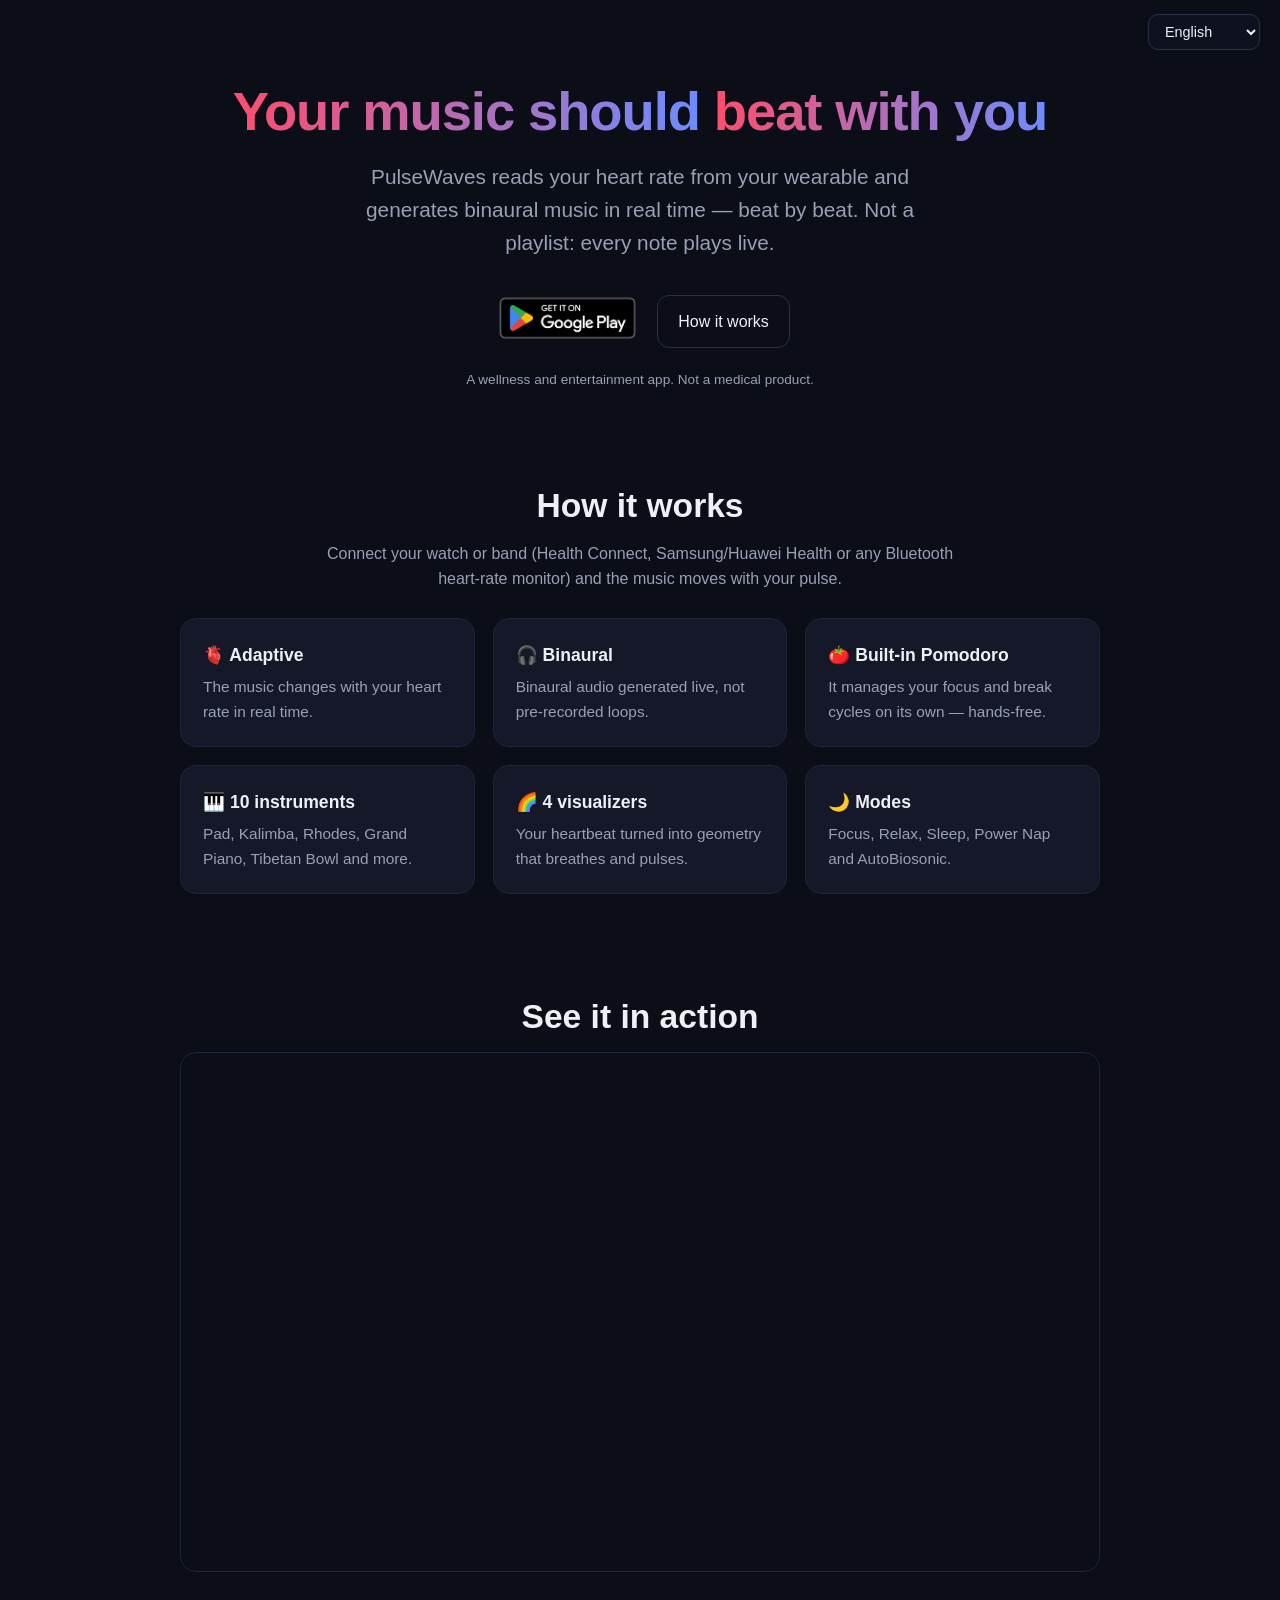
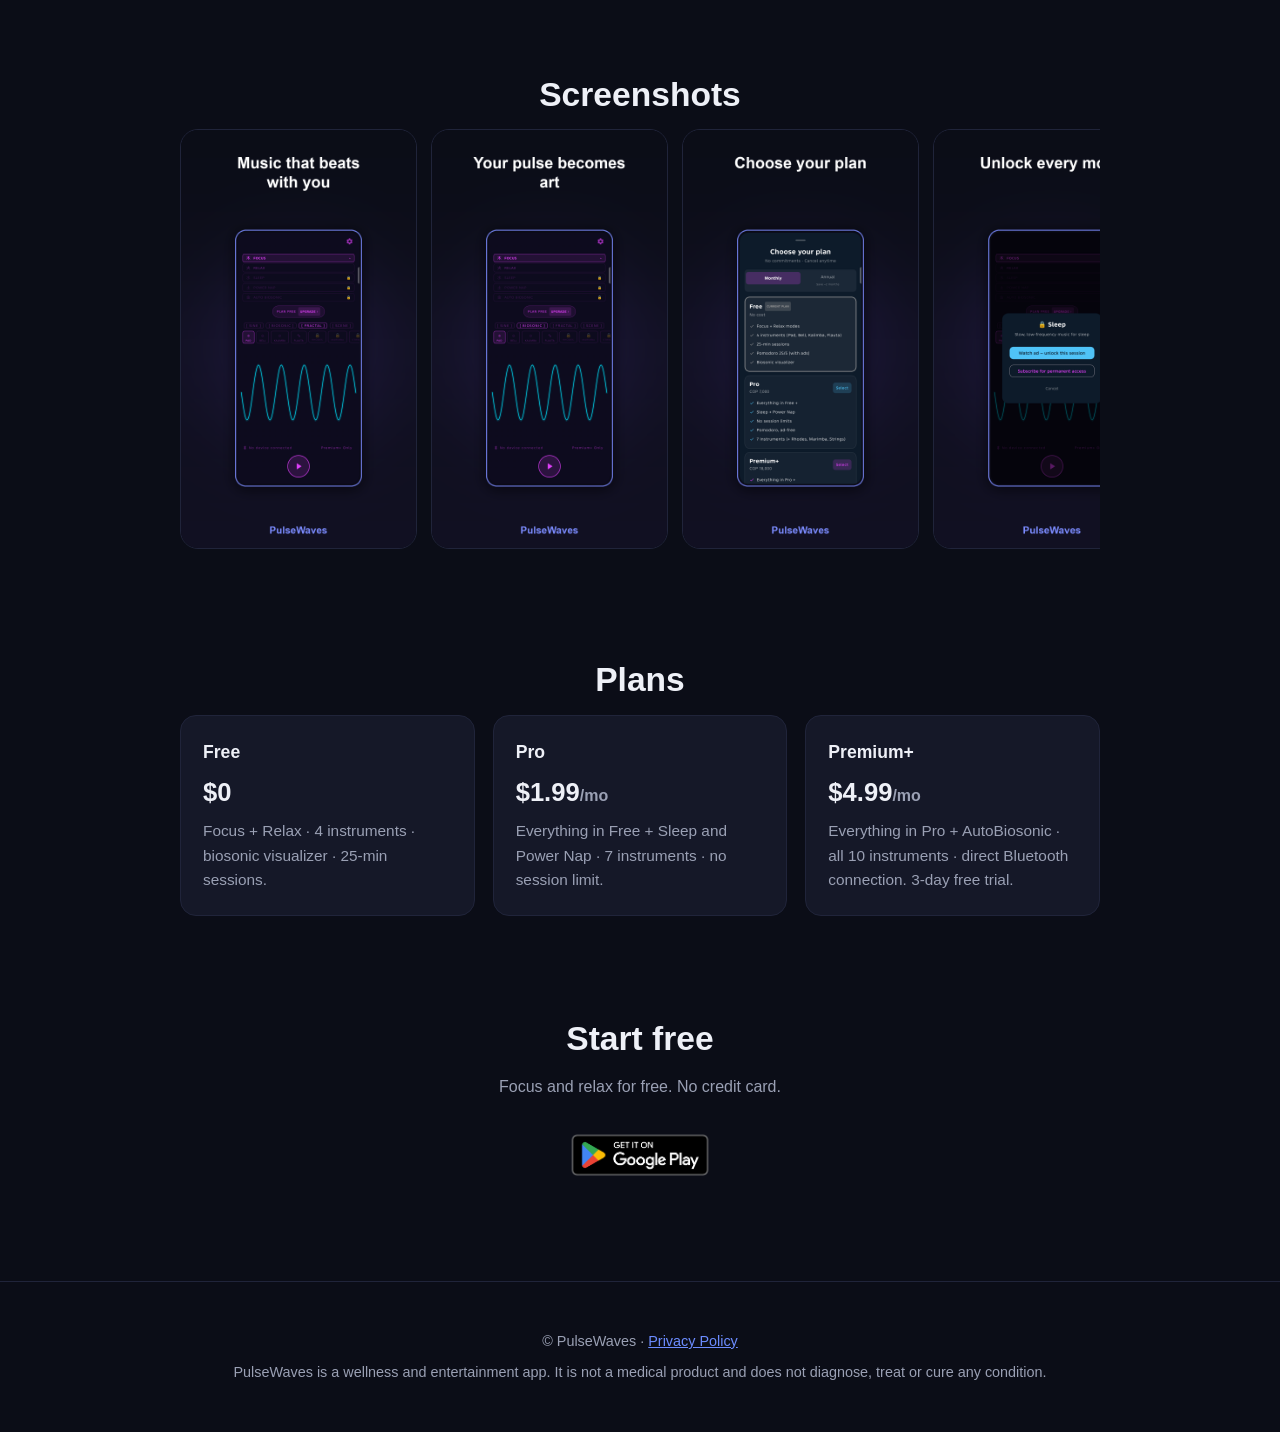
<file: index.html>
<!DOCTYPE html>
<!--
  Landing de PulseWaves — wparrado.github.io/pulsewaves-site
  - Autocontenida (un archivo) con i18n cliente (8 idiomas) + badge oficial de Google Play por idioma.
  - Idioma: ?lang=xx en la URL > localStorage > navigator.language > es.
  - Cumplimiento: app de bienestar y entretenimiento; sin claims médicos.
-->
<html lang="es">
<head>
<meta charset="utf-8">
<meta name="viewport" content="width=device-width, initial-scale=1">
<title>PulseWaves — Música que late contigo</title>
<meta name="description" content="Música binaural que se adapta a tu ritmo cardíaco en tiempo real. Concentración, sueño, meditación y relajación. Gratis en Google Play.">
<meta property="og:title" content="PulseWaves — Música que late contigo">
<meta property="og:description" content="Música binaural que se adapta a tu ritmo cardíaco, en vivo. Gratis en Google Play.">
<meta property="og:type" content="website">
<meta property="og:image" content="https://wparrado.github.io/pulsewaves-site/assets/feature.png">
<link rel="icon" href="assets/icon.png">
<link rel="alternate" hreflang="es" href="https://wparrado.github.io/pulsewaves-site/?lang=es">
<link rel="alternate" hreflang="en" href="https://wparrado.github.io/pulsewaves-site/?lang=en">
<link rel="alternate" hreflang="fr" href="https://wparrado.github.io/pulsewaves-site/?lang=fr">
<link rel="alternate" hreflang="pt" href="https://wparrado.github.io/pulsewaves-site/?lang=pt">
<link rel="alternate" hreflang="it" href="https://wparrado.github.io/pulsewaves-site/?lang=it">
<link rel="alternate" hreflang="de" href="https://wparrado.github.io/pulsewaves-site/?lang=de">
<link rel="alternate" hreflang="ja" href="https://wparrado.github.io/pulsewaves-site/?lang=ja">
<link rel="alternate" hreflang="ko" href="https://wparrado.github.io/pulsewaves-site/?lang=ko">
<link rel="alternate" hreflang="x-default" href="https://wparrado.github.io/pulsewaves-site/">
<style>
  :root{--bg:#0b0d17;--card:#151828;--fg:#eef0f7;--mut:#9aa0b4;--accent:#ff4d6d;--accent2:#6c8cff}
  *{box-sizing:border-box;margin:0;padding:0}
  body{font-family:-apple-system,Segoe UI,Roboto,Helvetica,Arial,sans-serif;background:var(--bg);color:var(--fg);line-height:1.6}
  .wrap{max-width:960px;margin:0 auto;padding:0 20px}
  .topbar{display:flex;justify-content:flex-end;padding:14px 20px 0}
  .langsel{background:#0e1120;color:var(--fg);border:1px solid #2a2f45;border-radius:10px;padding:8px 12px;font-size:.9rem}
  header{text-align:center;padding:32px 20px 40px}
  h1{font-size:clamp(2rem,6vw,3.4rem);line-height:1.1;letter-spacing:-.02em}
  h1 span{background:linear-gradient(90deg,var(--accent),var(--accent2));-webkit-background-clip:text;background-clip:text;color:transparent}
  .sub{color:var(--mut);font-size:clamp(1.05rem,2.5vw,1.3rem);max-width:620px;margin:18px auto 28px}
  .cta{display:inline-flex;gap:12px;align-items:center;flex-wrap:wrap;justify-content:center}
  .play-badge{height:60px;display:inline-block}
  .ghost{color:var(--fg);text-decoration:none;border:1px solid #2a2f45;padding:13px 20px;border-radius:12px}
  section{padding:48px 0}
  .grid{display:grid;grid-template-columns:repeat(auto-fit,minmax(220px,1fr));gap:18px}
  .card{background:var(--card);border:1px solid #20243a;border-radius:16px;padding:22px}
  .card h3{font-size:1.1rem;margin-bottom:6px}
  .card p{color:var(--mut);font-size:.96rem}
  .shots{display:flex;gap:14px;overflow-x:auto;padding-bottom:8px}
  .shots img{height:420px;border-radius:18px;border:1px solid #20243a;flex:0 0 auto}
  .video{position:relative;padding-top:56.25%;border-radius:16px;overflow:hidden;border:1px solid #20243a}
  .video iframe{position:absolute;inset:0;width:100%;height:100%;border:0}
  .plans{display:grid;grid-template-columns:repeat(auto-fit,minmax(240px,1fr));gap:18px}
  .price{font-size:1.6rem;font-weight:800;margin:6px 0}
  .mut{color:var(--mut)}
  footer{padding:48px 20px;text-align:center;color:var(--mut);font-size:.9rem;border-top:1px solid #20243a;margin-top:40px}
  h2{font-size:clamp(1.5rem,4vw,2.1rem);margin-bottom:8px;text-align:center}
  .lead{text-align:center;color:var(--mut);max-width:640px;margin:0 auto 26px}
</style>
</head>
<body>
<div class="topbar">
  <select id="lang" class="langsel" aria-label="Language">
    <option value="es">Español</option>
    <option value="en">English</option>
    <option value="fr">Français</option>
    <option value="pt">Português</option>
    <option value="it">Italiano</option>
    <option value="de">Deutsch</option>
    <option value="ja">日本語</option>
    <option value="ko">한국어</option>
  </select>
</div>

<header>
  <div class="wrap">
    <h1><span data-i18n="h1a"></span> <span data-i18n="h1b"></span></h1>
    <p class="sub" data-i18n="sub"></p>
    <div class="cta">
      <a class="play-link" href="https://play.google.com/store/apps/details?id=co.nativepulse.pulsewaves">
        <img class="play-badge" src="assets/badges/es.png" alt="Google Play">
      </a>
      <a class="ghost" href="#como" data-i18n="nav_how"></a>
    </div>
    <p class="mut" style="margin-top:14px;font-size:.85rem" data-i18n="disclaimer"></p>
  </div>
</header>

<section id="como"><div class="wrap">
  <h2 data-i18n="how_title"></h2>
  <p class="lead" data-i18n="how_lead"></p>
  <div class="grid">
    <div class="card"><h3 data-i18n="c1t"></h3><p data-i18n="c1d"></p></div>
    <div class="card"><h3 data-i18n="c2t"></h3><p data-i18n="c2d"></p></div>
    <div class="card"><h3 data-i18n="c3t"></h3><p data-i18n="c3d"></p></div>
    <div class="card"><h3 data-i18n="c4t"></h3><p data-i18n="c4d"></p></div>
    <div class="card"><h3 data-i18n="c5t"></h3><p data-i18n="c5d"></p></div>
    <div class="card"><h3 data-i18n="c6t"></h3><p data-i18n="c6d"></p></div>
  </div>
</div></section>

<section><div class="wrap">
  <h2 data-i18n="video_title"></h2>
  <div class="video"><iframe src="https://www.youtube.com/embed/voQB8b-Nbaw" title="PulseWaves" allowfullscreen loading="lazy"></iframe></div>
</div></section>

<section><div class="wrap">
  <h2 data-i18n="shots_title"></h2>
  <div class="shots">
    <img src="assets/shot1.png" alt="PulseWaves" onerror="this.style.display='none'">
    <img src="assets/shot2.png" alt="PulseWaves" onerror="this.style.display='none'">
    <img src="assets/shot3.png" alt="PulseWaves" onerror="this.style.display='none'">
    <img src="assets/shot4.png" alt="PulseWaves" onerror="this.style.display='none'">
  </div>
</div></section>

<section><div class="wrap">
  <h2 data-i18n="plans_title"></h2>
  <div class="plans">
    <div class="card"><h3 data-i18n="plan_free"></h3><div class="price">$0</div><p class="mut" data-i18n="plan_free_d"></p></div>
    <div class="card"><h3 data-i18n="plan_pro"></h3><div class="price">$1.99<span class="mut" style="font-size:1rem" data-i18n="per_mo"></span></div><p class="mut" data-i18n="plan_pro_d"></p></div>
    <div class="card"><h3 data-i18n="plan_prem"></h3><div class="price">$4.99<span class="mut" style="font-size:1rem" data-i18n="per_mo"></span></div><p class="mut" data-i18n="plan_prem_d"></p></div>
  </div>
</div></section>

<section><div class="wrap" style="text-align:center">
  <h2 data-i18n="cta2_title"></h2>
  <p class="lead" data-i18n="cta2_lead"></p>
  <a class="play-link" href="https://play.google.com/store/apps/details?id=co.nativepulse.pulsewaves">
    <img class="play-badge" src="assets/badges/es.png" alt="Google Play">
  </a>
</div></section>

<footer>
  <p>© PulseWaves · <a href="privacy-policy.html" style="color:var(--accent2)" data-i18n="privacy"></a></p>
  <p style="margin-top:8px" data-i18n="foot_disc"></p>
</footer>

<script>
const I18N = {
  es:{title:"PulseWaves — Música que late contigo",h1a:"Tu música debería",h1b:"latir contigo",sub:"PulseWaves lee tu frecuencia cardíaca desde tu wearable y genera música binaural en tiempo real — latido a latido. No es una playlist: cada nota suena en vivo.",nav_how:"Cómo funciona",disclaimer:"App de bienestar y entretenimiento. No es un producto médico.",how_title:"Cómo funciona",how_lead:"Conecta tu reloj o pulsera (Health Connect, Samsung/Huawei Health o cualquier pulsómetro Bluetooth) y la música se mueve con tu pulso.",c1t:"🫀 Adaptativa",c1d:"La música cambia con tu ritmo cardíaco en tiempo real.",c2t:"🎧 Binaural",c2d:"Audio binaural generado en vivo, no loops pregrabados.",c3t:"🍅 Pomodoro integrado",c3d:"Gestiona solo tus ciclos de foco y descanso — sin tocar nada.",c4t:"🎹 10 instrumentos",c4d:"Pad, Kalimba, Rhodes, Piano de Cola, Cuenco Tibetano y más.",c5t:"🌈 4 visualizadores",c5d:"Tu latido convertido en geometría que respira y pulsa.",c6t:"🌙 Modos",c6d:"Concentración, Relajación, Sueño, Siesta Rápida y AutoBiosónico.",video_title:"Míralo en acción",shots_title:"Capturas",plans_title:"Planes",plan_free:"Gratis",plan_free_d:"Concentración + Relajación · 4 instrumentos · visualizador biosónico · sesiones de 25 min.",plan_pro:"Pro",plan_pro_d:"Todo lo de Gratis + Sueño y Siesta Rápida · 7 instrumentos · sin límite de sesión.",plan_prem:"Premium+",plan_prem_d:"Todo lo de Pro + AutoBiosónico · los 10 instrumentos · conexión Bluetooth directa. 3 días gratis.",per_mo:"/mes",cta2_title:"Empieza gratis",cta2_lead:"Concentración y relajación gratis. Sin tarjeta de crédito.",privacy:"Política de privacidad",foot_disc:"PulseWaves es una app de bienestar y entretenimiento. No es un producto médico y no diagnostica, trata ni cura ninguna condición."},
  en:{title:"PulseWaves — Music that beats with you",h1a:"Your music should",h1b:"beat with you",sub:"PulseWaves reads your heart rate from your wearable and generates binaural music in real time — beat by beat. Not a playlist: every note plays live.",nav_how:"How it works",disclaimer:"A wellness and entertainment app. Not a medical product.",how_title:"How it works",how_lead:"Connect your watch or band (Health Connect, Samsung/Huawei Health or any Bluetooth heart-rate monitor) and the music moves with your pulse.",c1t:"🫀 Adaptive",c1d:"The music changes with your heart rate in real time.",c2t:"🎧 Binaural",c2d:"Binaural audio generated live, not pre-recorded loops.",c3t:"🍅 Built-in Pomodoro",c3d:"It manages your focus and break cycles on its own — hands-free.",c4t:"🎹 10 instruments",c4d:"Pad, Kalimba, Rhodes, Grand Piano, Tibetan Bowl and more.",c5t:"🌈 4 visualizers",c5d:"Your heartbeat turned into geometry that breathes and pulses.",c6t:"🌙 Modes",c6d:"Focus, Relax, Sleep, Power Nap and AutoBiosonic.",video_title:"See it in action",shots_title:"Screenshots",plans_title:"Plans",plan_free:"Free",plan_free_d:"Focus + Relax · 4 instruments · biosonic visualizer · 25-min sessions.",plan_pro:"Pro",plan_pro_d:"Everything in Free + Sleep and Power Nap · 7 instruments · no session limit.",plan_prem:"Premium+",plan_prem_d:"Everything in Pro + AutoBiosonic · all 10 instruments · direct Bluetooth connection. 3-day free trial.",per_mo:"/mo",cta2_title:"Start free",cta2_lead:"Focus and relax for free. No credit card.",privacy:"Privacy Policy",foot_disc:"PulseWaves is a wellness and entertainment app. It is not a medical product and does not diagnose, treat or cure any condition."},
  fr:{title:"PulseWaves — La musique qui bat avec toi",h1a:"Ta musique devrait",h1b:"battre avec toi",sub:"PulseWaves lit ta fréquence cardiaque depuis ton wearable et génère une musique binaurale en temps réel — battement après battement. Pas une playlist : chaque note est jouée en direct.",nav_how:"Comment ça marche",disclaimer:"Application de bien-être et de divertissement. Ce n'est pas un produit médical.",how_title:"Comment ça marche",how_lead:"Connecte ta montre ou ton bracelet (Health Connect, Samsung/Huawei Health ou tout cardiofréquencemètre Bluetooth) et la musique suit ton pouls.",c1t:"🫀 Adaptative",c1d:"La musique change avec ta fréquence cardiaque en temps réel.",c2t:"🎧 Binaurale",c2d:"Audio binaural généré en direct, pas des boucles préenregistrées.",c3t:"🍅 Pomodoro intégré",c3d:"Il gère seul tes cycles de concentration et de pause — sans rien toucher.",c4t:"🎹 10 instruments",c4d:"Pad, Kalimba, Rhodes, Piano à queue, Bol tibétain et plus.",c5t:"🌈 4 visualiseurs",c5d:"Ton battement transformé en géométrie qui respire et pulse.",c6t:"🌙 Modes",c6d:"Concentration, Détente, Sommeil, Sieste et AutoBiosonic.",video_title:"Voir en action",shots_title:"Captures",plans_title:"Forfaits",plan_free:"Gratuit",plan_free_d:"Concentration + Détente · 4 instruments · visualiseur biosonique · sessions de 25 min.",plan_pro:"Pro",plan_pro_d:"Tout le gratuit + Sommeil et Sieste · 7 instruments · sans limite de session.",plan_prem:"Premium+",plan_prem_d:"Tout le Pro + AutoBiosonic · les 10 instruments · connexion Bluetooth directe. 3 jours gratuits.",per_mo:"/mois",cta2_title:"Commence gratuitement",cta2_lead:"Concentration et détente gratuites. Sans carte bancaire.",privacy:"Politique de confidentialité",foot_disc:"PulseWaves est une application de bien-être et de divertissement. Ce n'est pas un produit médical et elle ne diagnostique, ne traite ni ne guérit aucune affection."},
  pt:{title:"PulseWaves — Música que pulsa com você",h1a:"Sua música deveria",h1b:"pulsar com você",sub:"O PulseWaves lê sua frequência cardíaca pelo wearable e gera música binaural em tempo real — batida a batida. Não é uma playlist: cada nota toca ao vivo.",nav_how:"Como funciona",disclaimer:"App de bem-estar e entretenimento. Não é um produto médico.",how_title:"Como funciona",how_lead:"Conecte seu relógio ou pulseira (Health Connect, Samsung/Huawei Health ou qualquer monitor cardíaco Bluetooth) e a música acompanha seu pulso.",c1t:"🫀 Adaptativa",c1d:"A música muda com sua frequência cardíaca em tempo real.",c2t:"🎧 Binaural",c2d:"Áudio binaural gerado ao vivo, não loops pré-gravados.",c3t:"🍅 Pomodoro integrado",c3d:"Gerencia sozinho seus ciclos de foco e descanso — sem tocar em nada.",c4t:"🎹 10 instrumentos",c4d:"Pad, Kalimba, Rhodes, Piano de Cauda, Tigela Tibetana e mais.",c5t:"🌈 4 visualizadores",c5d:"Sua batida transformada em geometria que respira e pulsa.",c6t:"🌙 Modos",c6d:"Concentração, Relaxar, Sono, Soneca Rápida e AutoBiosonic.",video_title:"Veja em ação",shots_title:"Capturas",plans_title:"Planos",plan_free:"Grátis",plan_free_d:"Concentração + Relaxar · 4 instrumentos · visualizador biossônico · sessões de 25 min.",plan_pro:"Pro",plan_pro_d:"Tudo do Grátis + Sono e Soneca · 7 instrumentos · sem limite de sessão.",plan_prem:"Premium+",plan_prem_d:"Tudo do Pro + AutoBiosonic · os 10 instrumentos · conexão Bluetooth direta. 3 dias grátis.",per_mo:"/mês",cta2_title:"Comece grátis",cta2_lead:"Concentração e relaxamento grátis. Sem cartão de crédito.",privacy:"Política de privacidade",foot_disc:"O PulseWaves é um app de bem-estar e entretenimento. Não é um produto médico e não diagnostica, trata nem cura nenhuma condição."},
  it:{title:"PulseWaves — La musica che batte con te",h1a:"La tua musica dovrebbe",h1b:"battere con te",sub:"PulseWaves legge la tua frequenza cardiaca dal wearable e genera musica binaurale in tempo reale — battito dopo battito. Non è una playlist: ogni nota suona dal vivo.",nav_how:"Come funziona",disclaimer:"App di benessere e intrattenimento. Non è un prodotto medico.",how_title:"Come funziona",how_lead:"Collega l'orologio o il braccialetto (Health Connect, Samsung/Huawei Health o qualsiasi cardiofrequenzimetro Bluetooth) e la musica segue il tuo battito.",c1t:"🫀 Adattiva",c1d:"La musica cambia con la tua frequenza cardiaca in tempo reale.",c2t:"🎧 Binaurale",c2d:"Audio binaurale generato dal vivo, non loop preregistrati.",c3t:"🍅 Pomodoro integrato",c3d:"Gestisce da solo i cicli di concentrazione e pausa — a mani libere.",c4t:"🎹 10 strumenti",c4d:"Pad, Kalimba, Rhodes, Pianoforte a coda, Campana tibetana e altro.",c5t:"🌈 4 visualizzatori",c5d:"Il tuo battito trasformato in geometria che respira e pulsa.",c6t:"🌙 Modalità",c6d:"Concentrazione, Relax, Sonno, Pisolino e AutoBiosonic.",video_title:"Guardalo in azione",shots_title:"Schermate",plans_title:"Piani",plan_free:"Gratis",plan_free_d:"Concentrazione + Relax · 4 strumenti · visualizzatore biosonico · sessioni di 25 min.",plan_pro:"Pro",plan_pro_d:"Tutto di Gratis + Sonno e Pisolino · 7 strumenti · senza limiti di sessione.",plan_prem:"Premium+",plan_prem_d:"Tutto di Pro + AutoBiosonic · tutti i 10 strumenti · connessione Bluetooth diretta. 3 giorni gratis.",per_mo:"/mese",cta2_title:"Inizia gratis",cta2_lead:"Concentrazione e relax gratis. Senza carta di credito.",privacy:"Informativa sulla privacy",foot_disc:"PulseWaves è un'app di benessere e intrattenimento. Non è un prodotto medico e non diagnostica, cura né tratta alcuna condizione."},
  de:{title:"PulseWaves — Musik, die mit dir schlägt",h1a:"Deine Musik sollte",h1b:"mit dir schlagen",sub:"PulseWaves liest deine Herzfrequenz von deinem Wearable und erzeugt binaurale Musik in Echtzeit — Schlag für Schlag. Keine Playlist: jede Note erklingt live.",nav_how:"So funktioniert's",disclaimer:"Eine Wellness- und Unterhaltungs-App. Kein Medizinprodukt.",how_title:"So funktioniert's",how_lead:"Verbinde deine Uhr oder dein Band (Health Connect, Samsung/Huawei Health oder einen beliebigen Bluetooth-Pulsmesser) und die Musik folgt deinem Puls.",c1t:"🫀 Adaptiv",c1d:"Die Musik ändert sich in Echtzeit mit deiner Herzfrequenz.",c2t:"🎧 Binaural",c2d:"Binaurales Audio, live erzeugt — keine vorgefertigten Loops.",c3t:"🍅 Integriertes Pomodoro",c3d:"Steuert deine Fokus- und Pausenzyklen von selbst — ohne Eingreifen.",c4t:"🎹 10 Instrumente",c4d:"Pad, Kalimba, Rhodes, Flügel, Klangschale und mehr.",c5t:"🌈 4 Visualizer",c5d:"Dein Herzschlag als Geometrie, die atmet und pulsiert.",c6t:"🌙 Modi",c6d:"Fokus, Entspannung, Schlaf, Power-Nap und AutoBiosonic.",video_title:"In Aktion ansehen",shots_title:"Screenshots",plans_title:"Tarife",plan_free:"Kostenlos",plan_free_d:"Fokus + Entspannung · 4 Instrumente · Biosonic-Visualizer · 25-Min.-Sessions.",plan_pro:"Pro",plan_pro_d:"Alles aus Kostenlos + Schlaf und Power-Nap · 7 Instrumente · ohne Session-Limit.",plan_prem:"Premium+",plan_prem_d:"Alles aus Pro + AutoBiosonic · alle 10 Instrumente · direkte Bluetooth-Verbindung. 3 Tage gratis.",per_mo:"/Mon.",cta2_title:"Kostenlos starten",cta2_lead:"Fokus und Entspannung gratis. Ohne Kreditkarte.",privacy:"Datenschutzerklärung",foot_disc:"PulseWaves ist eine Wellness- und Unterhaltungs-App. Es ist kein Medizinprodukt und diagnostiziert, behandelt oder heilt keine Erkrankungen."},
  ja:{title:"PulseWaves — あなたと共に脈打つ音楽",h1a:"あなたの音楽は",h1b:"あなたと脈打つべき",sub:"PulseWaves はウェアラブルから心拍数を読み取り、リアルタイムでバイノーラル音楽を生成します — 一拍ごとに。プレイリストではなく、すべての音がライブで鳴ります。",nav_how:"仕組み",disclaimer:"ウェルネス＆エンターテインメントのアプリです。医療機器ではありません。",how_title:"仕組み",how_lead:"時計やバンド（Health Connect、Samsung/Huawei Health、または任意の Bluetooth 心拍計）を接続すると、音楽があなたの脈に合わせて動きます。",c1t:"🫀 アダプティブ",c1d:"音楽がリアルタイムで心拍数に合わせて変化します。",c2t:"🎧 バイノーラル",c2d:"録音済みループではなく、ライブ生成のバイノーラル音声。",c3t:"🍅 ポモドーロ内蔵",c3d:"集中と休憩のサイクルを自動で管理 — 手間いらず。",c4t:"🎹 10 種の楽器",c4d:"パッド、カリンバ、ローズ、グランドピアノ、シンギングボウルなど。",c5t:"🌈 4 つのビジュアライザー",c5d:"あなたの鼓動が、呼吸し脈打つ幾何学に。",c6t:"🌙 モード",c6d:"集中、リラックス、睡眠、パワーナップ、AutoBiosonic。",video_title:"動作を見る",shots_title:"スクリーンショット",plans_title:"プラン",plan_free:"無料",plan_free_d:"集中＋リラックス · 楽器4種 · バイオソニック・ビジュアライザー · 25分セッション。",plan_pro:"Pro",plan_pro_d:"無料の全機能＋睡眠とパワーナップ · 楽器7種 · セッション無制限。",plan_prem:"Premium+",plan_prem_d:"Pro の全機能＋AutoBiosonic · 楽器10種すべて · Bluetooth 直接接続。3日間無料。",per_mo:"/月",cta2_title:"無料で始める",cta2_lead:"集中とリラックスが無料。クレジットカード不要。",privacy:"プライバシーポリシー",foot_disc:"PulseWaves はウェルネス＆エンターテインメントのアプリです。医療機器ではなく、いかなる疾患の診断・治療・治癒も行いません。"},
  ko:{title:"PulseWaves — 당신과 함께 뛰는 음악",h1a:"당신의 음악은",h1b:"당신과 함께 뛰어야 합니다",sub:"PulseWaves는 웨어러블에서 심박수를 읽어 실시간으로 바이노럴 음악을 생성합니다 — 박동마다. 재생목록이 아니라 모든 음이 실시간으로 연주됩니다.",nav_how:"작동 방식",disclaimer:"웰니스 및 엔터테인먼트 앱입니다. 의료 기기가 아닙니다.",how_title:"작동 방식",how_lead:"시계나 밴드(Health Connect, Samsung/Huawei Health 또는 모든 Bluetooth 심박계)를 연결하면 음악이 당신의 맥박에 맞춰 움직입니다.",c1t:"🫀 적응형",c1d:"음악이 실시간으로 당신의 심박수에 맞춰 바뀝니다.",c2t:"🎧 바이노럴",c2d:"미리 녹음된 루프가 아니라 실시간 생성되는 바이노럴 오디오.",c3t:"🍅 내장 뽀모도로",c3d:"집중과 휴식 주기를 스스로 관리 — 손댈 필요 없이.",c4t:"🎹 악기 10종",c4d:"패드, 칼림바, 로즈, 그랜드 피아노, 싱잉볼 등.",c5t:"🌈 비주얼라이저 4종",c5d:"당신의 박동이 숨 쉬고 고동치는 기하학으로.",c6t:"🌙 모드",c6d:"집중, 휴식, 수면, 파워냅, AutoBiosonic.",video_title:"실제로 보기",shots_title:"스크린샷",plans_title:"요금제",plan_free:"무료",plan_free_d:"집중 + 휴식 · 악기 4종 · 바이오소닉 비주얼라이저 · 25분 세션.",plan_pro:"Pro",plan_pro_d:"무료의 모든 기능 + 수면과 파워냅 · 악기 7종 · 세션 무제한.",plan_prem:"Premium+",plan_prem_d:"Pro의 모든 기능 + AutoBiosonic · 악기 10종 전체 · Bluetooth 직접 연결. 3일 무료.",per_mo:"/월",cta2_title:"무료로 시작",cta2_lead:"집중과 휴식을 무료로. 신용카드 불필요.",privacy:"개인정보 처리방침",foot_disc:"PulseWaves는 웰니스 및 엔터테인먼트 앱입니다. 의료 기기가 아니며 어떠한 질환도 진단·치료·완치하지 않습니다."}
};
const SUPPORTED = Object.keys(I18N);
function pickLang(){
  const q = new URLSearchParams(location.search).get('lang');
  if (q && I18N[q]) return q;
  const ls = localStorage.getItem('pw_lang');
  if (ls && I18N[ls]) return ls;
  const nav = (navigator.language||'es').slice(0,2).toLowerCase();
  return I18N[nav] ? nav : 'es';
}
function applyLang(lang){
  const t = I18N[lang] || I18N.es;
  document.documentElement.lang = lang;
  document.title = t.title;
  document.querySelectorAll('[data-i18n]').forEach(el=>{
    const k = el.getAttribute('data-i18n');
    if (t[k] != null) el.textContent = t[k];
  });
  document.querySelectorAll('.play-badge').forEach(img=>{ img.src = 'assets/badges/'+lang+'.png'; img.alt = t.cta2_title; });
  const sel = document.getElementById('lang'); if (sel) sel.value = lang;
  localStorage.setItem('pw_lang', lang);
}
document.getElementById('lang').addEventListener('change', e=>applyLang(e.target.value));
applyLang(pickLang());
</script>
</body>
</html>
</file>
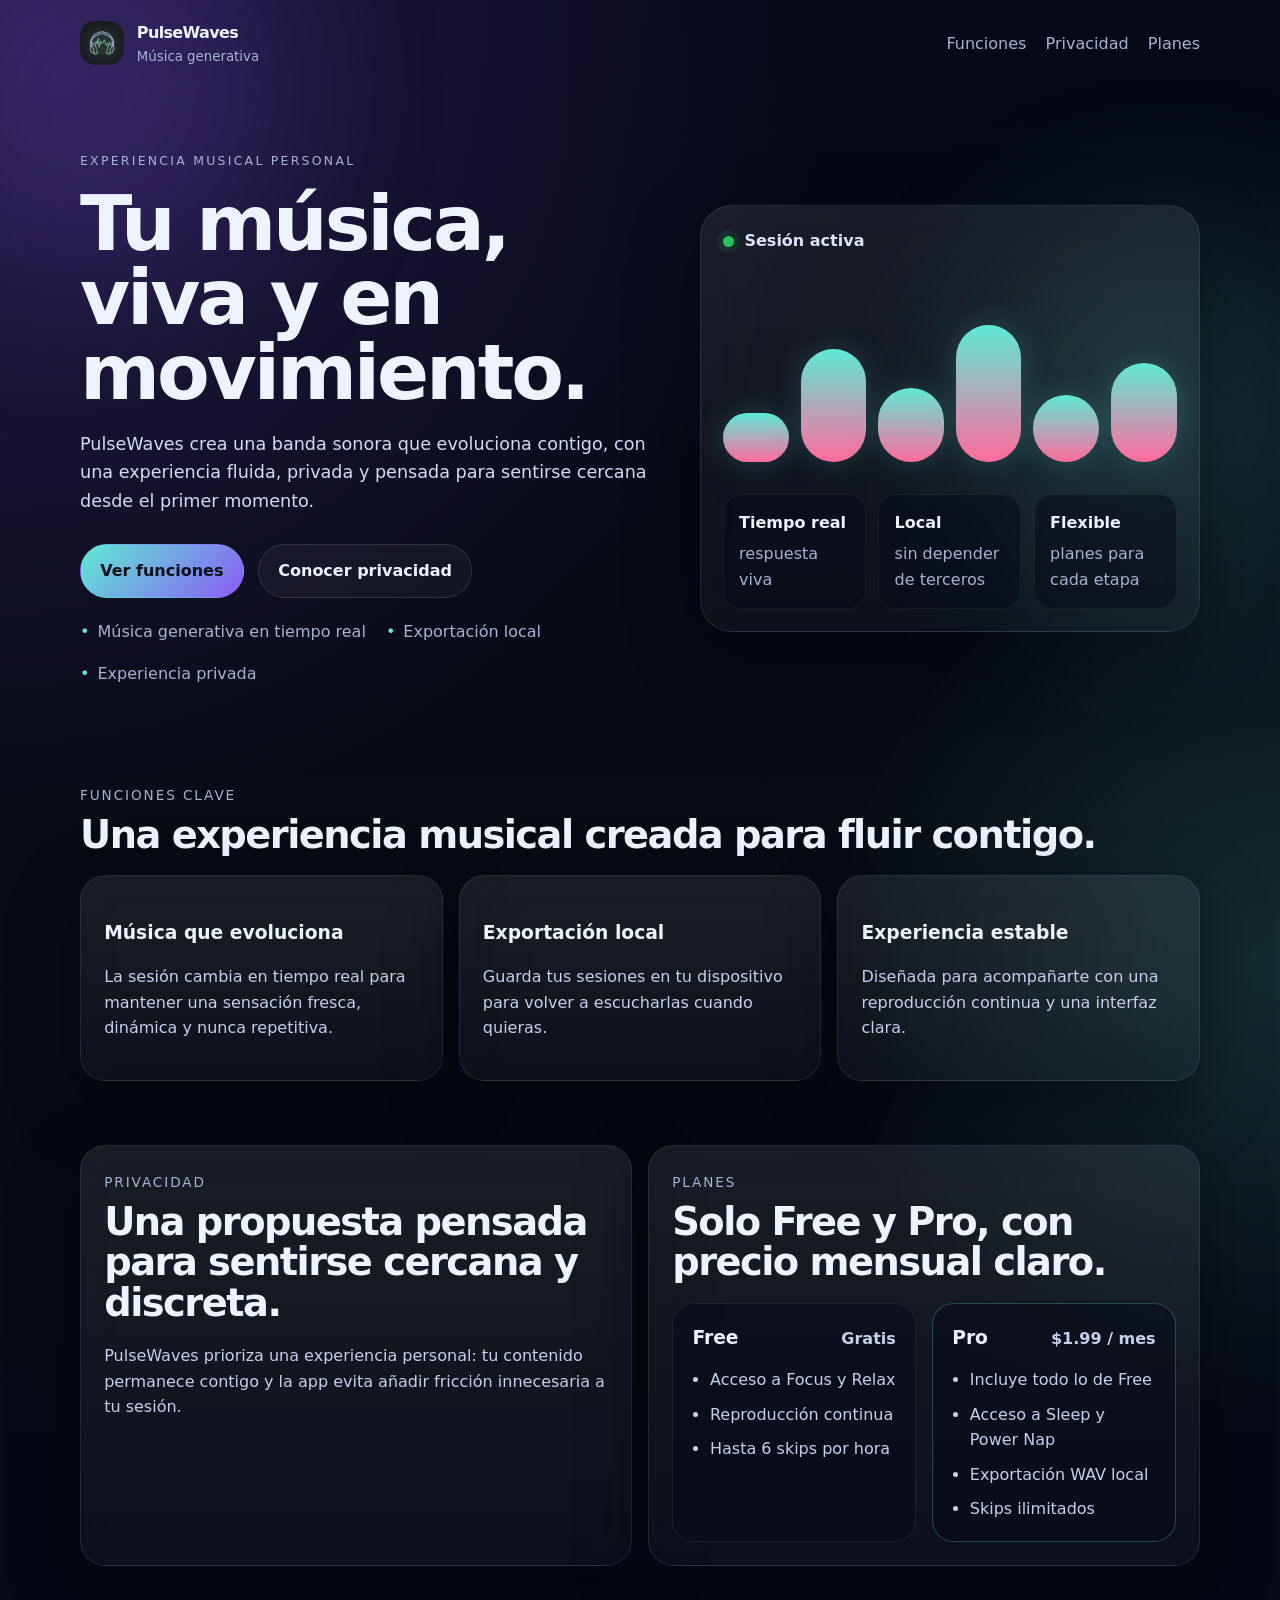
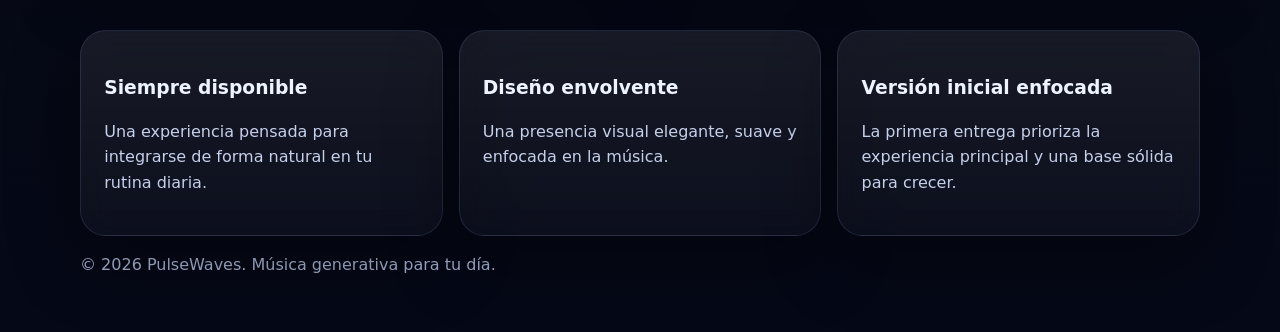
<file: index-prev.html>
<!doctype html>
<html lang="es">
<head>
  <meta charset="utf-8">
  <meta name="viewport" content="width=device-width, initial-scale=1">
  <meta name="description" content="PulseWaves crea una experiencia musical generativa en tiempo real, privada y diseñada para acompañarte.">
  <meta name="theme-color" content="#0b1020">
  <title>PulseWaves — Música generativa en tiempo real</title>
  <link rel="stylesheet" href="./styles.css">
</head>
<body>
  <div class="bg-orb orb-a"></div>
  <div class="bg-orb orb-b"></div>

  <header class="hero">
    <nav class="topbar" aria-label="Principal">
      <a class="brand" href="#inicio">
        <span class="brand-mark">
          <img src="./assets/pulsewaves-logo.png" alt="PulseWaves" />
        </span>
        <span>
          <strong>PulseWaves</strong>
          <small>Música generativa</small>
        </span>
      </a>
      <div class="topbar-links">
        <a href="#funciones">Funciones</a>
        <a href="#privacidad">Privacidad</a>
        <a href="#planes">Planes</a>
      </div>
    </nav>

    <section class="hero-grid" id="inicio">
      <div class="hero-copy">
        <div class="eyebrow">Experiencia musical personal</div>
        <h1>Tu música, viva y en movimiento.</h1>
        <p class="lead">
          PulseWaves crea una banda sonora que evoluciona contigo, con una experiencia fluida,
          privada y pensada para sentirse cercana desde el primer momento.
        </p>

        <div class="cta-row">
          <a class="btn primary" href="#funciones">Ver funciones</a>
          <a class="btn secondary" href="#privacidad">Conocer privacidad</a>
        </div>

        <ul class="hero-points" aria-label="Ventajas principales">
          <li>Música generativa en tiempo real</li>
          <li>Exportación local</li>
          <li>Experiencia privada</li>
        </ul>
      </div>

      <div class="hero-visual" aria-label="Vista de producto">
        <div class="device-card">
          <div class="device-header">
            <span class="status-dot"></span>
            <span>Sesión activa</span>
          </div>
          <div class="waveform" aria-hidden="true">
            <span></span><span></span><span></span><span></span><span></span><span></span>
          </div>
          <div class="metrics">
            <article>
              <strong>Tiempo real</strong>
              <span>respuesta viva</span>
            </article>
            <article>
              <strong>Local</strong>
              <span>sin depender de terceros</span>
            </article>
            <article>
              <strong>Flexible</strong>
              <span>planes para cada etapa</span>
            </article>
          </div>
        </div>
      </div>
    </section>
  </header>

  <main>
    <section class="section" id="funciones">
      <div class="section-heading">
        <span>Funciones clave</span>
        <h2>Una experiencia musical creada para fluir contigo.</h2>
      </div>

      <div class="feature-grid">
        <article class="card">
          <h3>Música que evoluciona</h3>
          <p>La sesión cambia en tiempo real para mantener una sensación fresca, dinámica y nunca repetitiva.</p>
        </article>
        <article class="card">
          <h3>Exportación local</h3>
          <p>Guarda tus sesiones en tu dispositivo para volver a escucharlas cuando quieras.</p>
        </article>
        <article class="card">
          <h3>Experiencia estable</h3>
          <p>Diseñada para acompañarte con una reproducción continua y una interfaz clara.</p>
        </article>
      </div>
    </section>

    <section class="section split">
      <div class="panel" id="privacidad">
        <div class="section-heading">
          <span>Privacidad</span>
          <h2>Una propuesta pensada para sentirse cercana y discreta.</h2>
        </div>
        <p>
          PulseWaves prioriza una experiencia personal: tu contenido permanece contigo y la app
          evita añadir fricción innecesaria a tu sesión.
        </p>
      </div>

      <div class="panel" id="planes">
        <div class="section-heading">
          <span>Planes</span>
          <h2>Solo Free y Pro, con precio mensual claro.</h2>
        </div>
        <div class="pricing-grid">
          <article class="plan-card">
            <div class="plan-head">
              <h3>Free</h3>
              <p class="plan-price">Gratis</p>
            </div>
            <ul class="plan-features">
              <li>Acceso a Focus y Relax</li>
              <li>Reproducción continua</li>
              <li>Hasta 6 skips por hora</li>
            </ul>
          </article>
          <article class="plan-card featured">
            <div class="plan-head">
              <h3>Pro</h3>
              <p class="plan-price">$1.99 / mes</p>
            </div>
            <ul class="plan-features">
              <li>Incluye todo lo de Free</li>
              <li>Acceso a Sleep y Power Nap</li>
              <li>Exportación WAV local</li>
              <li>Skips ilimitados</li>
            </ul>
          </article>
        </div>
      </div>
    </section>

    <section class="section">
      <div class="feature-grid">
        <article class="card">
          <h3>Siempre disponible</h3>
          <p>Una experiencia pensada para integrarse de forma natural en tu rutina diaria.</p>
        </article>
        <article class="card">
          <h3>Diseño envolvente</h3>
          <p>Una presencia visual elegante, suave y enfocada en la música.</p>
        </article>
        <article class="card">
          <h3>Versión inicial enfocada</h3>
          <p>La primera entrega prioriza la experiencia principal y una base sólida para crecer.</p>
        </article>
      </div>
    </section>
  </main>

  <footer class="footer">
    <p>© <span id="year"></span> PulseWaves. Música generativa para tu día.</p>
  </footer>

  <script src="./script.js"></script>
</body>
</html>
</file>
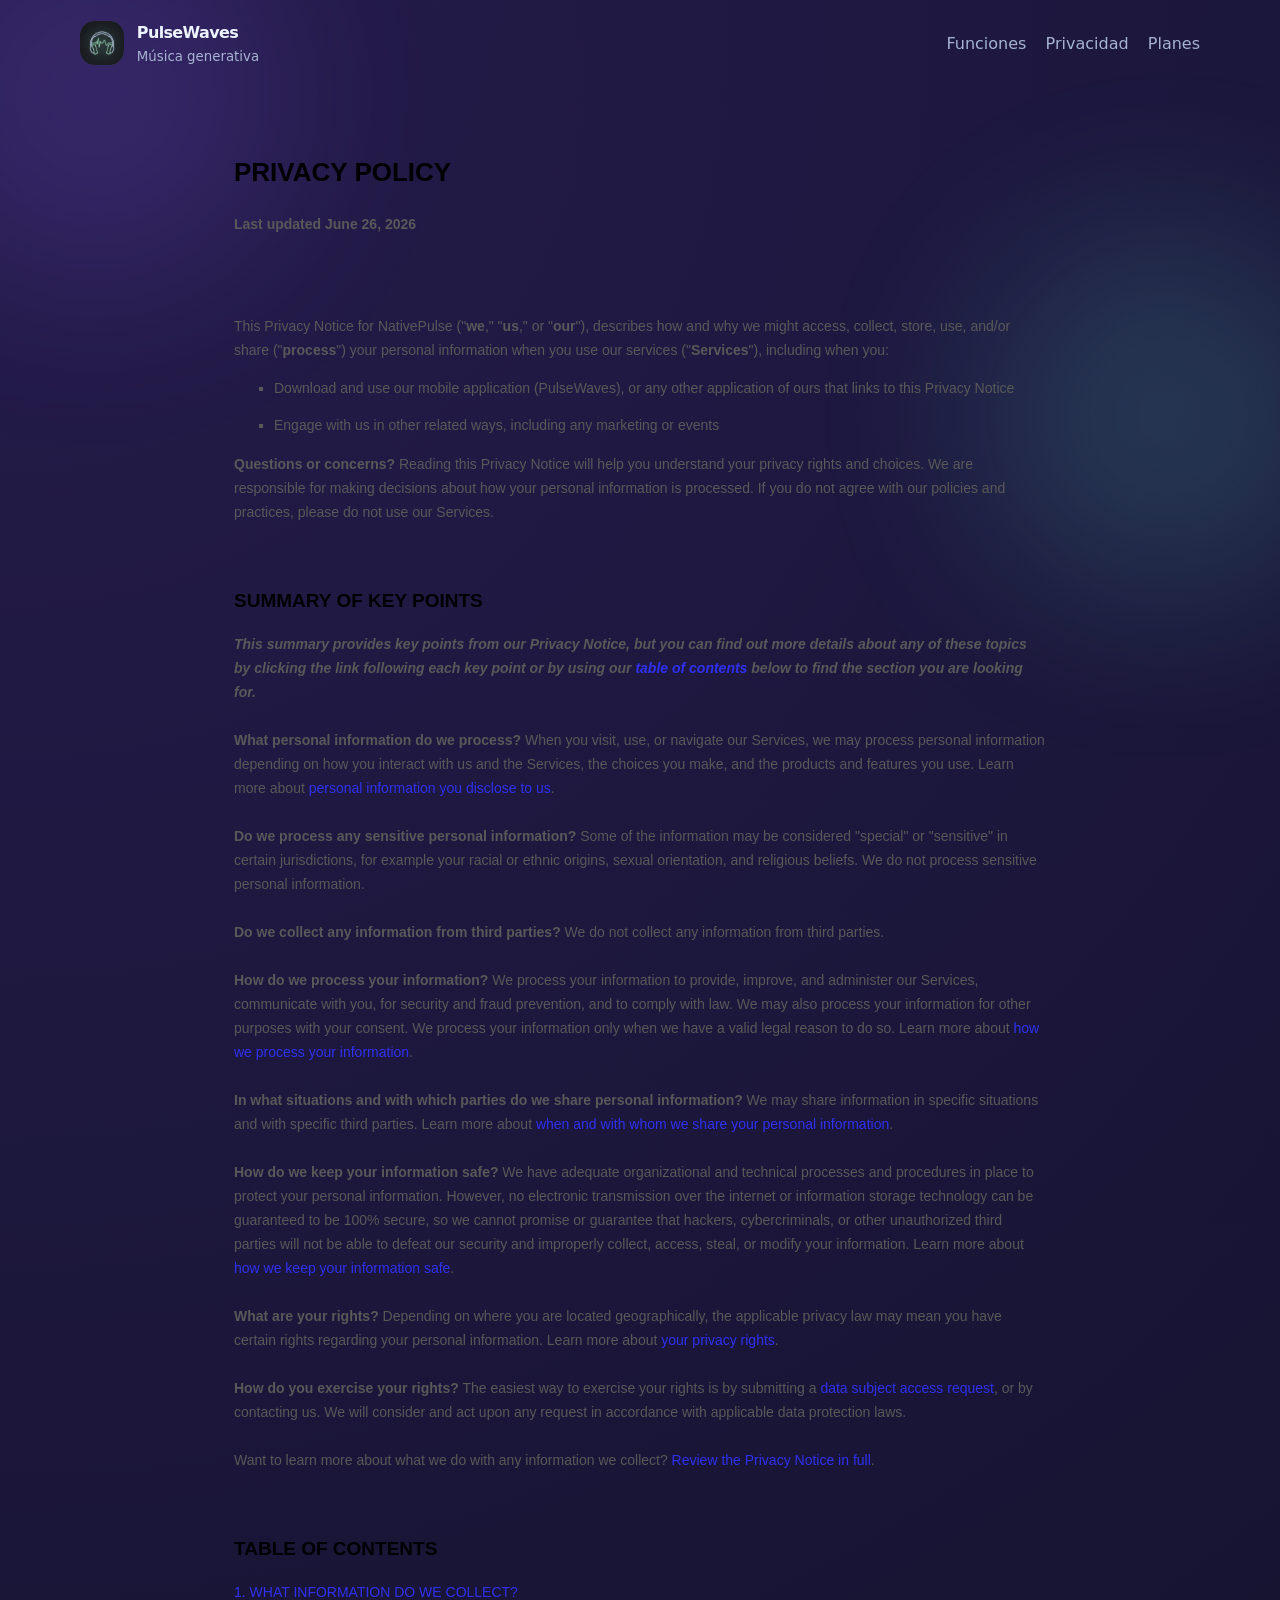
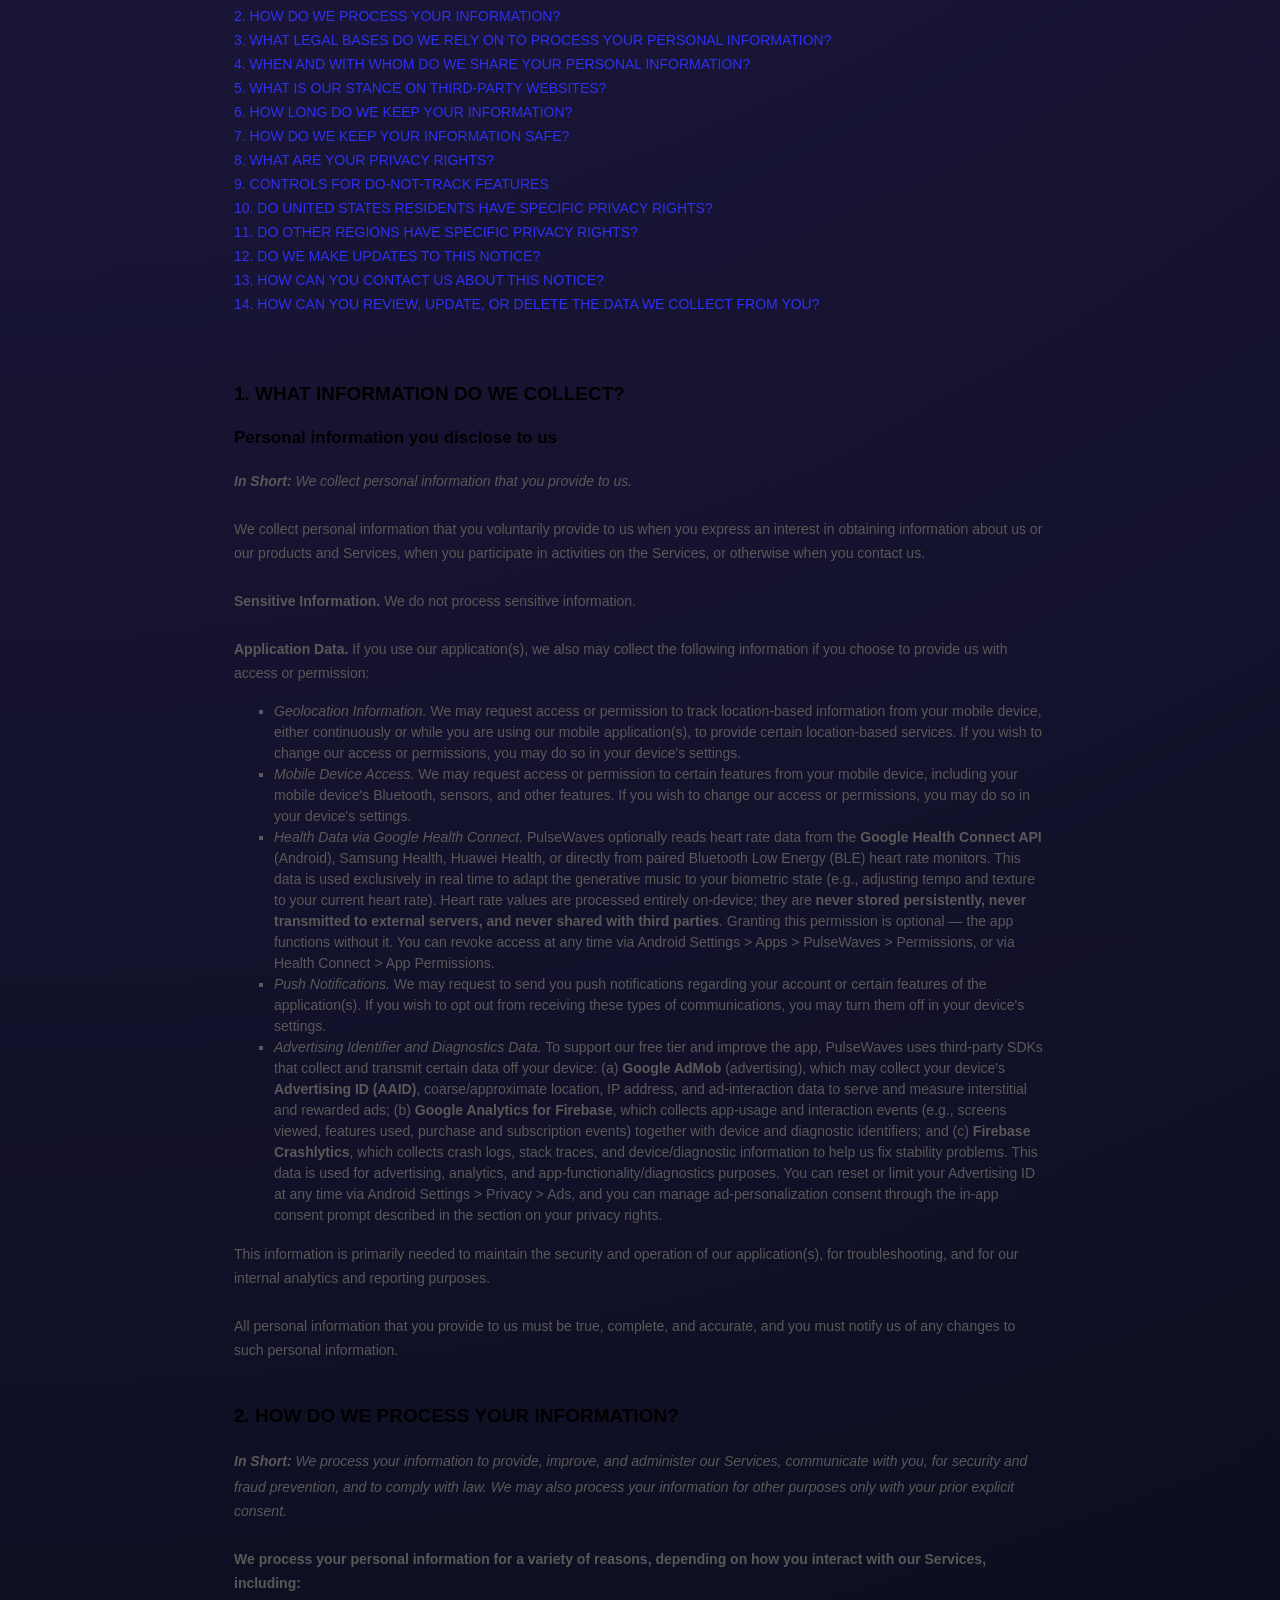
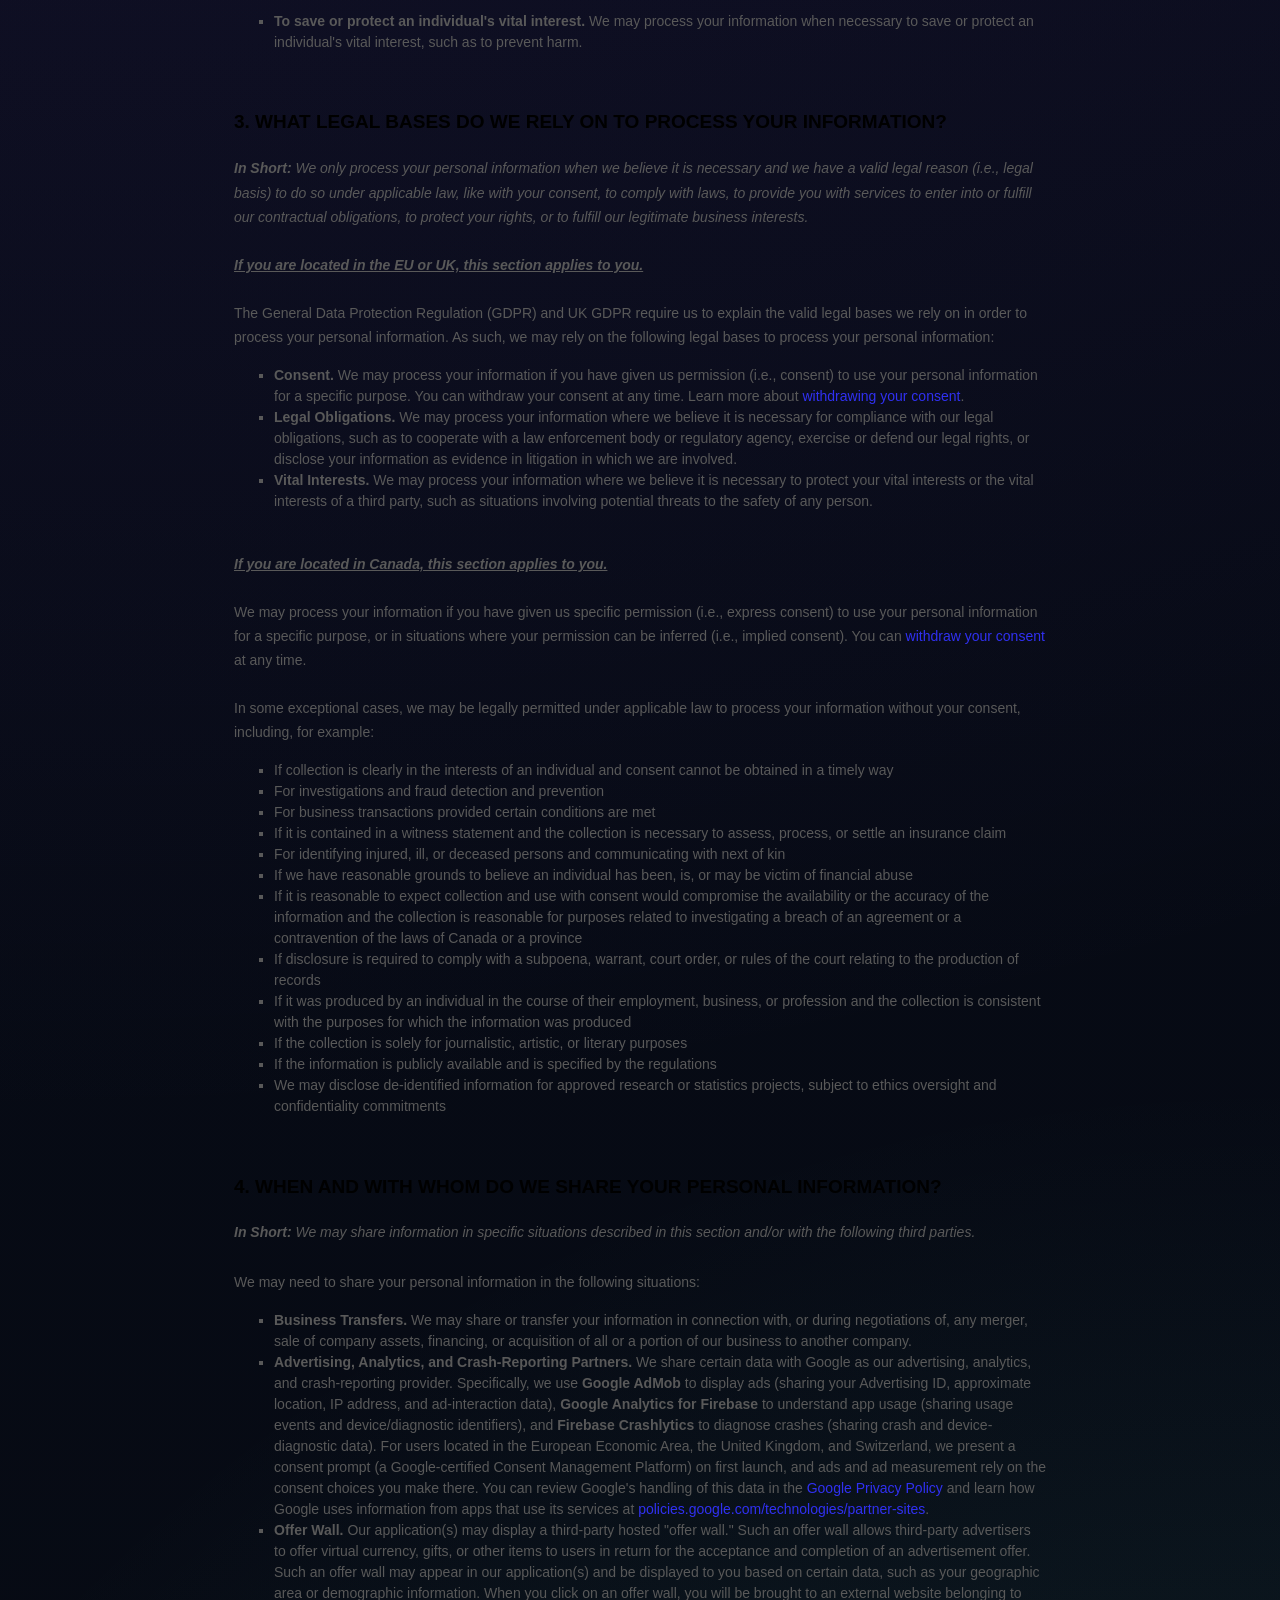
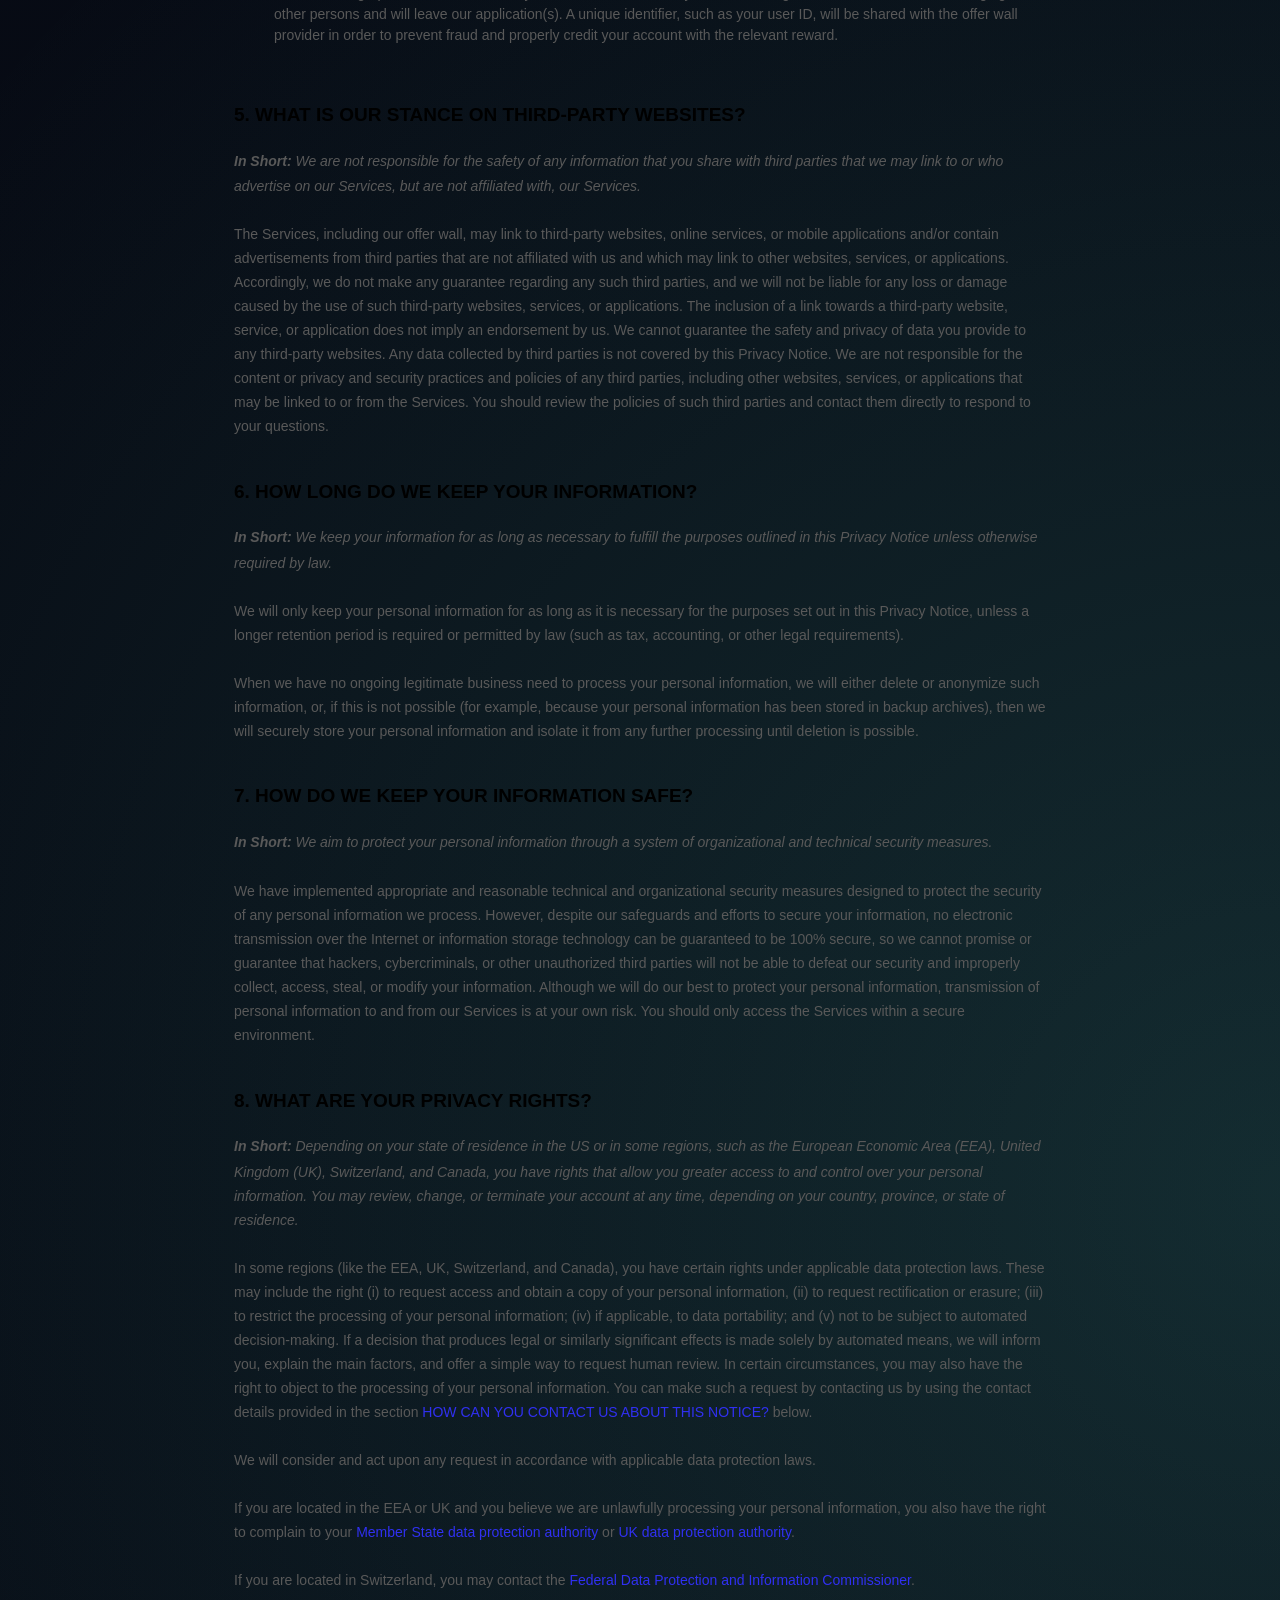
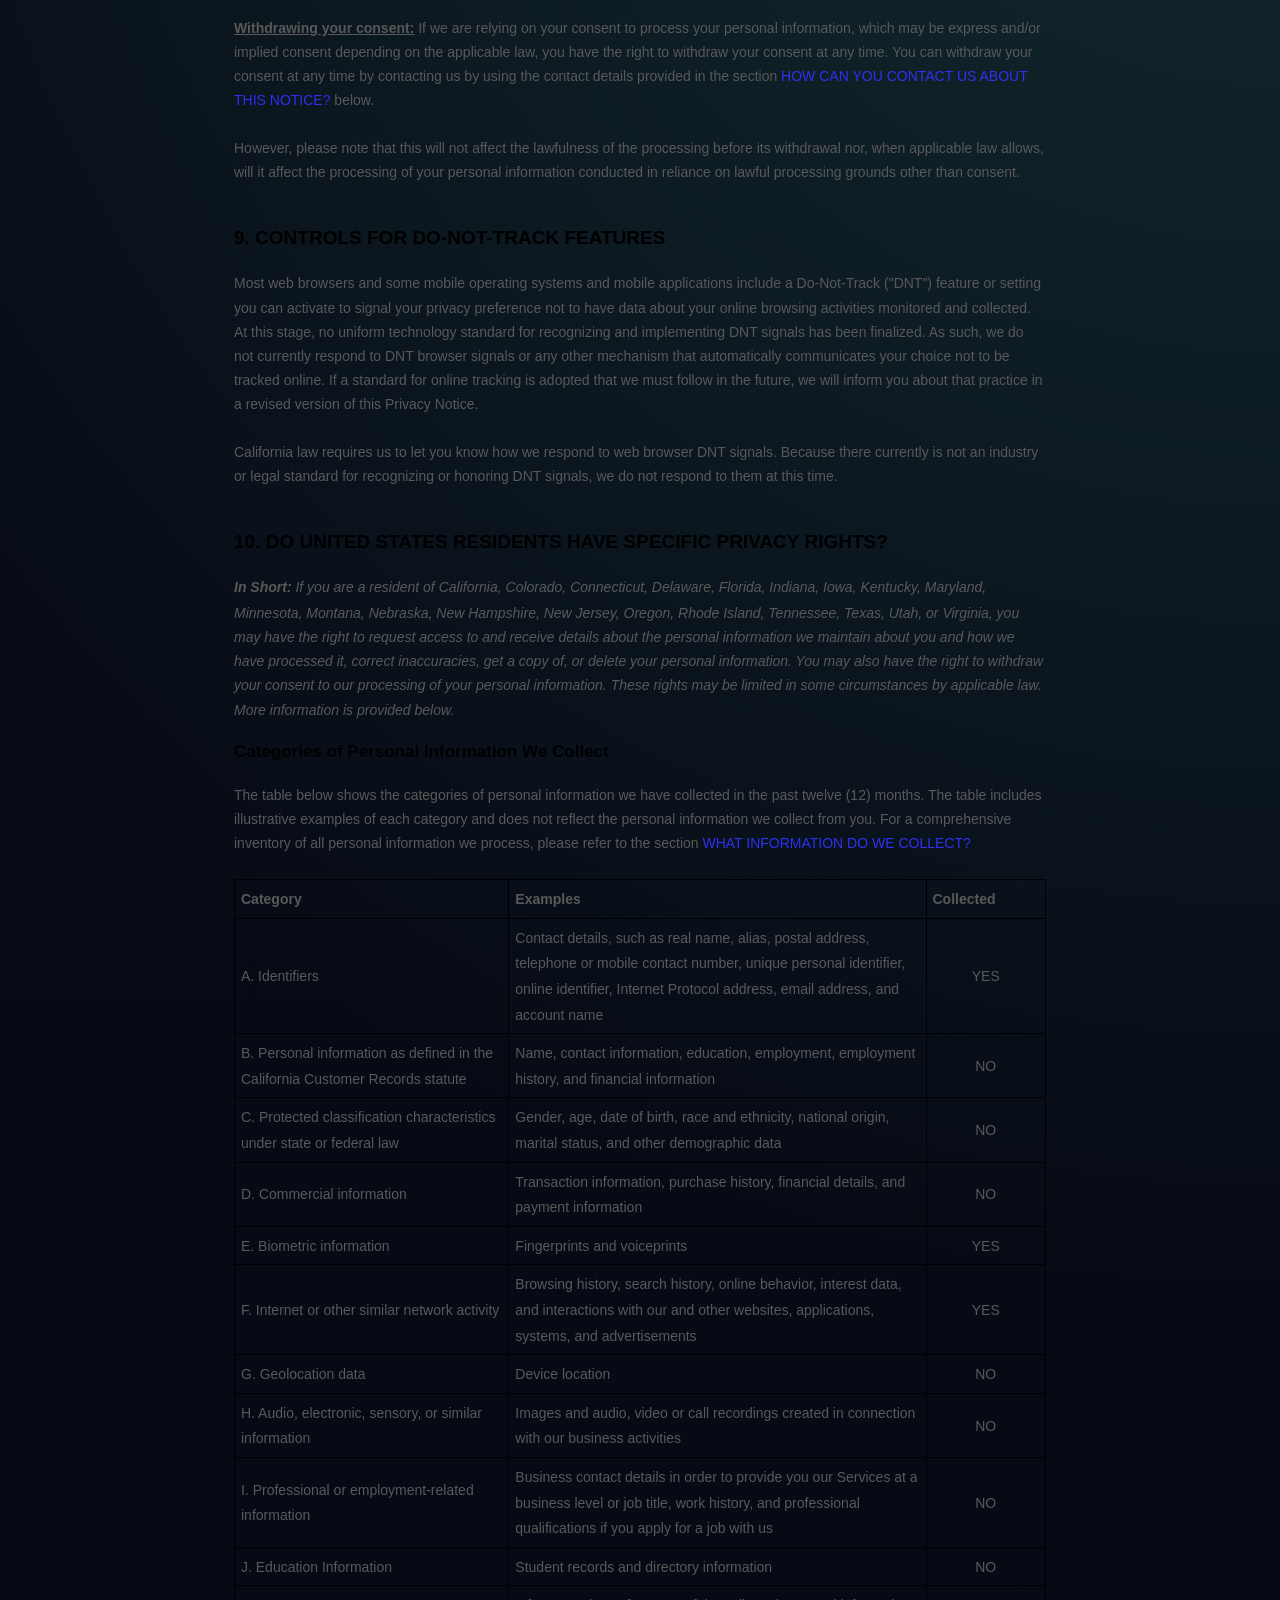
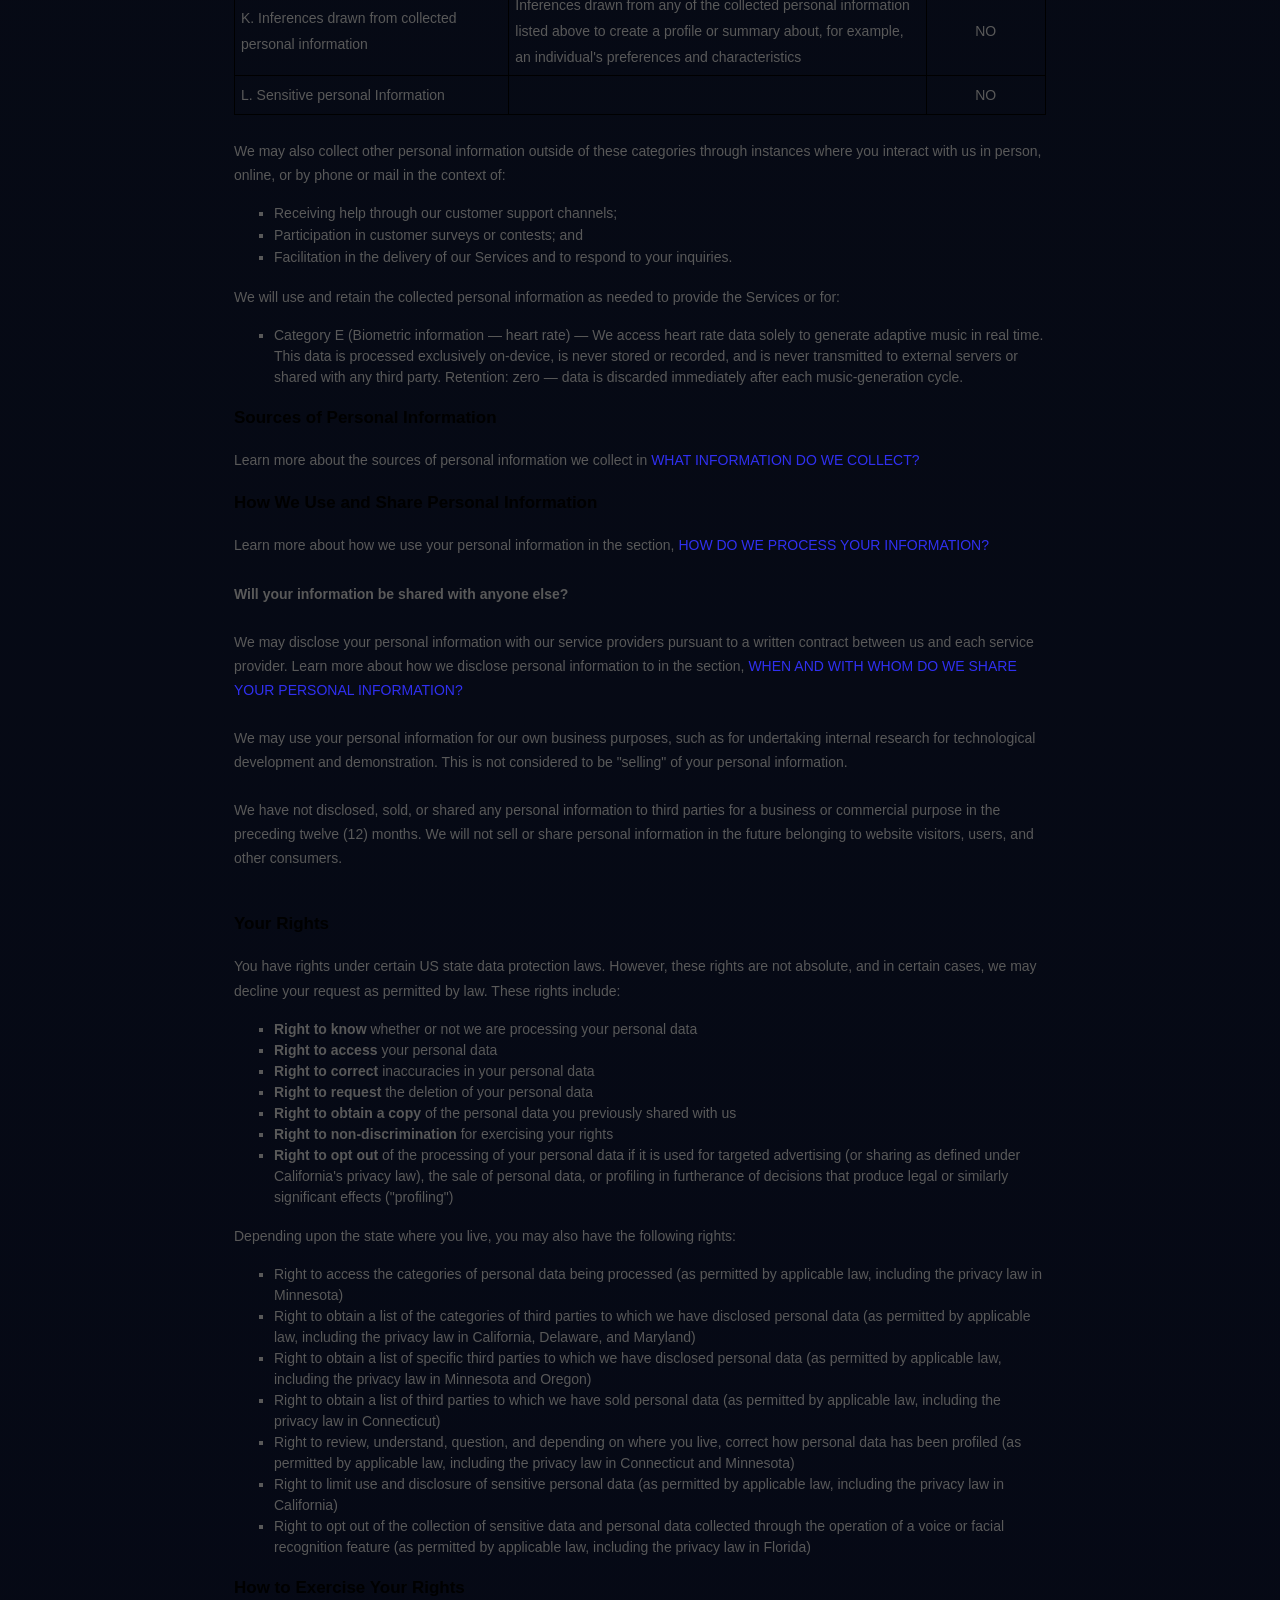
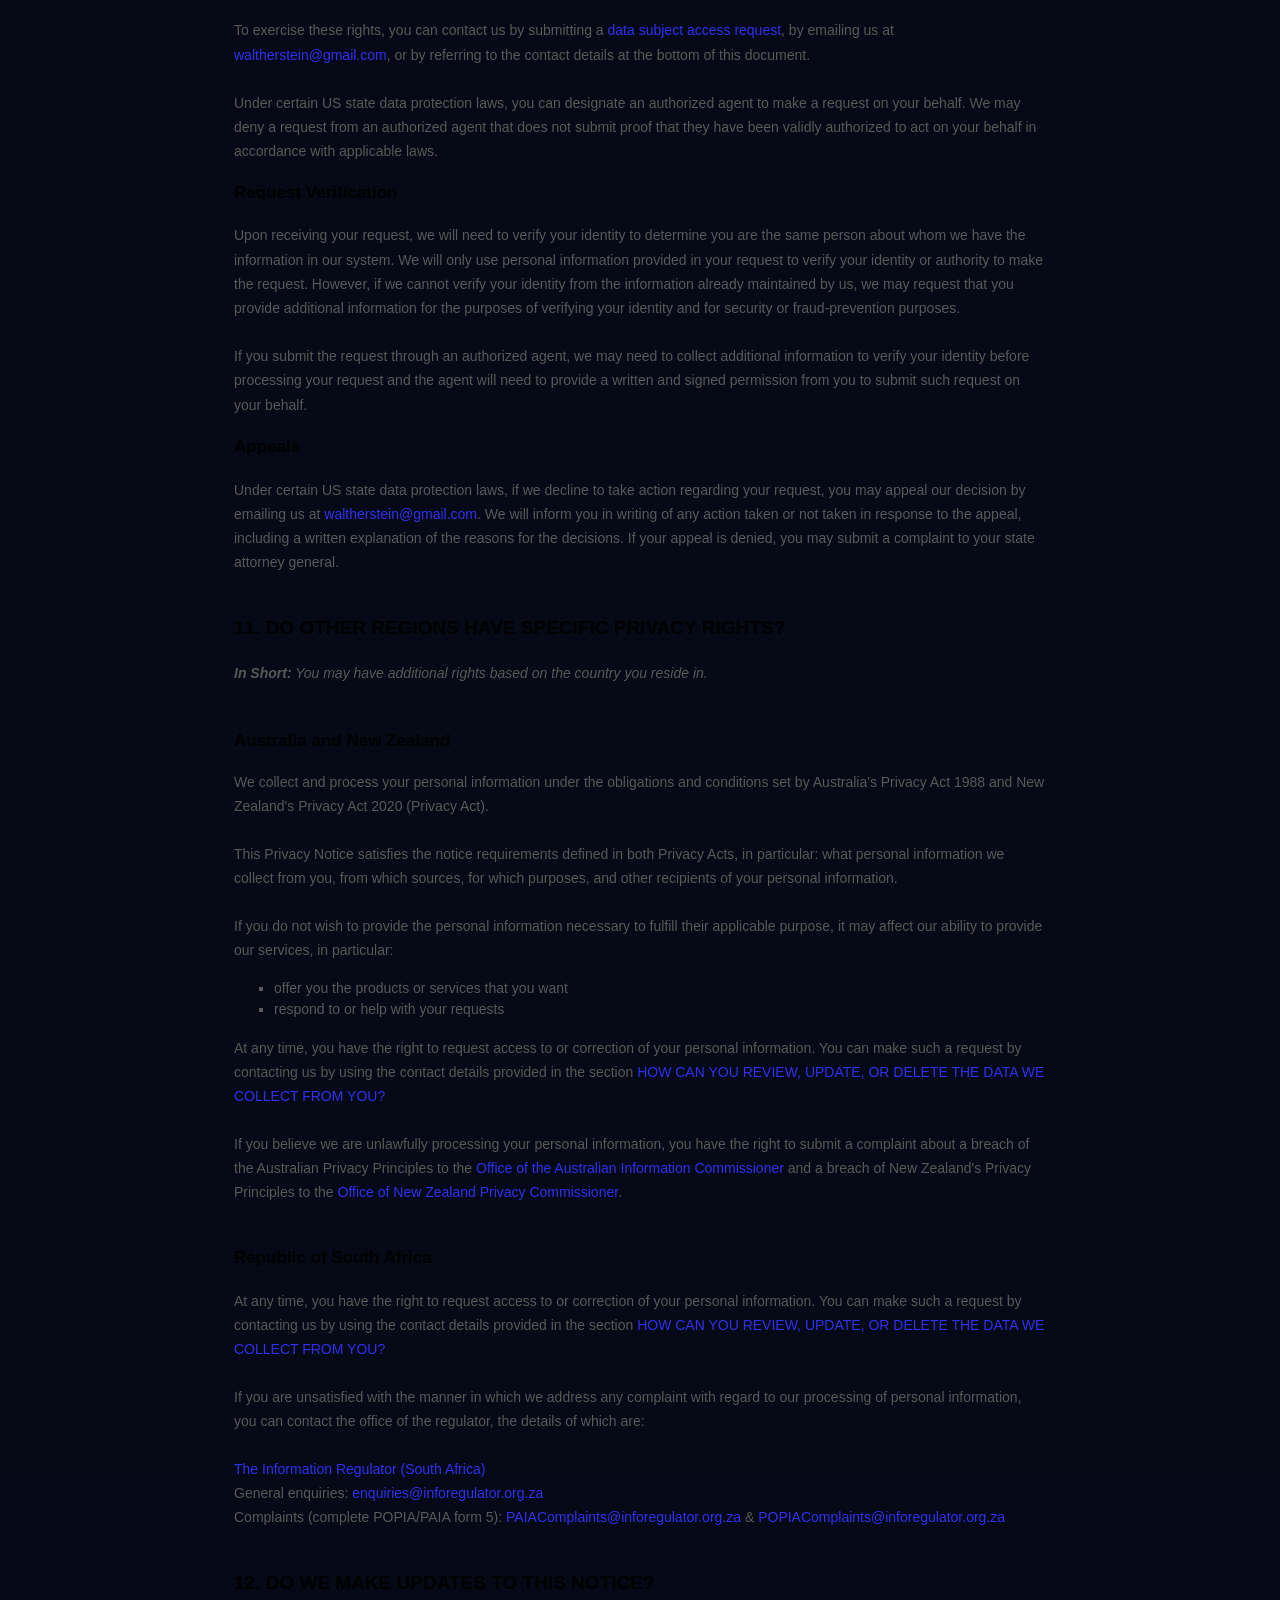
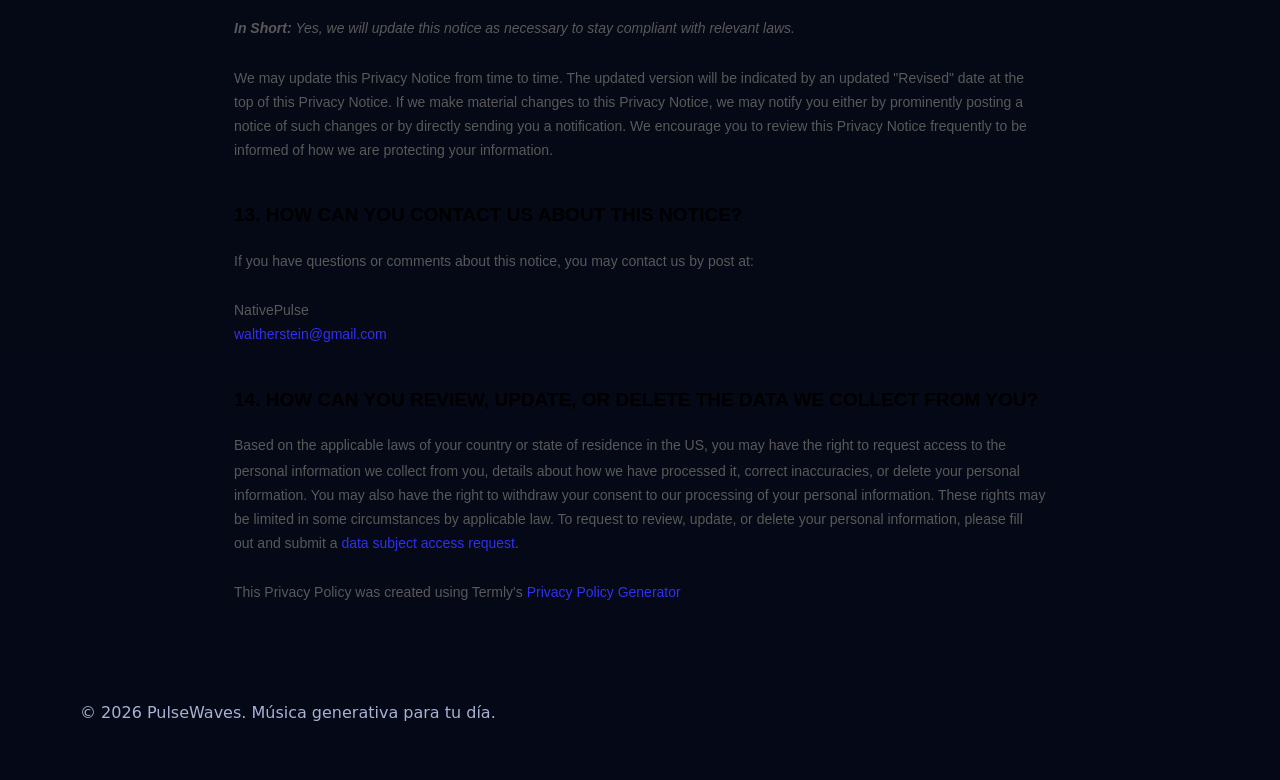
<file: privacy-policy.html>
<!doctype html>
<html lang="en">
<head>
  <meta charset="utf-8">
  <meta name="viewport" content="width=device-width, initial-scale=1">
  <meta name="description" content="PulseWaves Privacy Policy">
  <meta name="theme-color" content="#0b1020">
  <title>Privacy Policy — PulseWaves: Biometric Music</title>
  <link rel="stylesheet" href="./styles.css">
  <style>
    .privacy-wrapper {
      max-width: 860px;
      margin: 0 auto;
      padding: 3rem 1.5rem 5rem;
      color: #595959;
    }
    [data-custom-class='body'], [data-custom-class='body'] * {
      background: transparent !important;
    }
    [data-custom-class='title'], [data-custom-class='title'] * {
      font-family: Arial !important;
      font-size: 26px !important;
      color: #000000 !important;
    }
    [data-custom-class='subtitle'], [data-custom-class='subtitle'] * {
      font-family: Arial !important;
      color: #595959 !important;
      font-size: 14px !important;
    }
    [data-custom-class='heading_1'], [data-custom-class='heading_1'] * {
      font-family: Arial !important;
      font-size: 19px !important;
      color: #000000 !important;
    }
    [data-custom-class='heading_2'], [data-custom-class='heading_2'] * {
      font-family: Arial !important;
      font-size: 17px !important;
      color: #000000 !important;
    }
    [data-custom-class='body_text'], [data-custom-class='body_text'] * {
      color: #595959 !important;
      font-size: 14px !important;
      font-family: Arial !important;
    }
    [data-custom-class='link'], [data-custom-class='link'] * {
      color: #3030F1 !important;
      font-size: 14px !important;
      font-family: Arial !important;
      word-break: break-word !important;
    }
    ul {
      list-style-type: square;
    }
    ul > li > ul {
      list-style-type: circle;
    }
    ul > li > ul > li > ul {
      list-style-type: square;
    }
    ol li {
      font-family: Arial;
    }
  </style>
</head>
<body>
  <div class="bg-orb orb-a"></div>
  <div class="bg-orb orb-b"></div>

  <header class="hero" style="min-height: auto; padding-bottom: 0;">
    <nav class="topbar" aria-label="Principal">
      <a class="brand" href="./index.html">
        <span class="brand-mark">
          <img src="./assets/pulsewaves-logo.png" alt="PulseWaves" />
        </span>
        <span>
          <strong>PulseWaves</strong>
          <small>Música generativa</small>
        </span>
      </a>
      <div class="topbar-links">
        <a href="./index.html#funciones">Funciones</a>
        <a href="./index.html#privacidad">Privacidad</a>
        <a href="./index.html#planes">Planes</a>
      </div>
    </nav>
  </header>

  <main>
    <div class="privacy-wrapper">
      <div data-custom-class="body">
        <div><strong><span style="font-size: 26px;"><span data-custom-class="title"><h1>PRIVACY POLICY</h1></span></span></strong></div>
        <div><span style="color: rgb(127, 127, 127);"><strong><span style="font-size: 15px;"><span data-custom-class="subtitle">Last updated <bdt class="question">June 26, 2026</bdt></span></span></strong></span></div>
        <div><br></div><div><br></div><div><br></div>
        <div style="line-height: 1.5;"><span style="color: rgb(127, 127, 127);"><span style="color: rgb(89, 89, 89); font-size: 15px;"><span data-custom-class="body_text">This Privacy Notice for <bdt class="question noTranslate">NativePulse</bdt> (<bdt class="block-component"></bdt>"<strong>we</strong>," "<strong>us</strong>," or "<strong>our</strong>"<bdt class="statement-end-if-in-editor"></bdt></span><span data-custom-class="body_text">), describes how and why we might access, collect, store, use, and/or share ("<strong>process</strong>") your personal information when you use our services ("<strong>Services</strong>"), including when you:</span></span></span></div>
        <ul><li data-custom-class="body_text" style="line-height: 1.5;"><span style="font-size: 15px; color: rgb(89, 89, 89);"><span data-custom-class="body_text">Download and use our mobile application (<bdt class="question noTranslate">PulseWaves)</bdt>, or any other application of ours that links to this Privacy Notice</span></span></li></ul>
        <ul><li data-custom-class="body_text" style="line-height: 1.5;"><span style="font-size: 15px; color: rgb(89, 89, 89);"><span data-custom-class="body_text">Engage with us in other related ways, including any marketing or events</span></span></li></ul>
        <div style="line-height: 1.5;"><span style="font-size: 15px;"><span style="color: rgb(127, 127, 127);"><span data-custom-class="body_text"><strong>Questions or concerns? </strong>Reading this Privacy Notice will help you understand your privacy rights and choices. We are responsible for making decisions about how your personal information is processed. If you do not agree with our policies and practices, please do not use our Services.</span></span></span></div>
        <div style="line-height: 1.5;"><br></div><div style="line-height: 1.5;"><br></div>
        <div style="line-height: 1.5;"><strong><span style="font-size: 15px;"><span data-custom-class="heading_1"><h2>SUMMARY OF KEY POINTS</h2></span></span></strong></div>
        <div style="line-height: 1.5;"><span style="font-size: 15px;"><span data-custom-class="body_text"><strong><em>This summary provides key points from our Privacy Notice, but you can find out more details about any of these topics by clicking the link following each key point or by using our </em></strong></span></span><a data-custom-class="link" href="#toc"><span style="color: rgb(0, 58, 250); font-size: 15px;"><span data-custom-class="body_text"><strong><em>table of contents</em></strong></span></span></a><span style="font-size: 15px;"><span data-custom-class="body_text"><strong><em> below to find the section you are looking for.</em></strong></span></span></div>
        <div style="line-height: 1.5;"><br></div>
        <div style="line-height: 1.5;"><span style="font-size: 15px;"><span data-custom-class="body_text"><strong>What personal information do we process?</strong> When you visit, use, or navigate our Services, we may process personal information depending on how you interact with us and the Services, the choices you make, and the products and features you use. Learn more about </span></span><a data-custom-class="link" href="#personalinfo"><span style="color: rgb(0, 58, 250); font-size: 15px;"><span data-custom-class="body_text">personal information you disclose to us</span></span></a><span data-custom-class="body_text">.</span></div>
        <div style="line-height: 1.5;"><br></div>
        <div style="line-height: 1.5;"><span style="font-size: 15px;"><span data-custom-class="body_text"><strong>Do we process any sensitive personal information? </strong>Some of the information may be considered "special" or "sensitive" in certain jurisdictions, for example your racial or ethnic origins, sexual orientation, and religious beliefs. We do not process sensitive personal information.</span></span></div>
        <div style="line-height: 1.5;"><br></div>
        <div style="line-height: 1.5;"><span style="font-size: 15px;"><span data-custom-class="body_text"><strong>Do we collect any information from third parties?</strong> We do not collect any information from third parties.</span></span></div>
        <div style="line-height: 1.5;"><br></div>
        <div style="line-height: 1.5;"><span style="font-size: 15px;"><span data-custom-class="body_text"><strong>How do we process your information?</strong> We process your information to provide, improve, and administer our Services, communicate with you, for security and fraud prevention, and to comply with law. We may also process your information for other purposes with your consent. We process your information only when we have a valid legal reason to do so. Learn more about </span></span><a data-custom-class="link" href="#infouse"><span style="color: rgb(0, 58, 250); font-size: 15px;"><span data-custom-class="body_text">how we process your information</span></span></a><span data-custom-class="body_text">.</span></div>
        <div style="line-height: 1.5;"><br></div>
        <div style="line-height: 1.5;"><span style="font-size: 15px;"><span data-custom-class="body_text"><strong>In what situations and with which parties do we share personal information?</strong> We may share information in specific situations and with specific third parties. Learn more about </span></span><a data-custom-class="link" href="#whoshare"><span style="color: rgb(0, 58, 250); font-size: 15px;"><span data-custom-class="body_text">when and with whom we share your personal information</span></span></a><span style="font-size: 15px;"><span data-custom-class="body_text">.</span></span></div>
        <div style="line-height: 1.5;"><br></div>
        <div style="line-height: 1.5;"><span style="font-size: 15px;"><span data-custom-class="body_text"><strong>How do we keep your information safe?</strong> We have adequate organizational and technical processes and procedures in place to protect your personal information. However, no electronic transmission over the internet or information storage technology can be guaranteed to be 100% secure, so we cannot promise or guarantee that hackers, cybercriminals, or other unauthorized third parties will not be able to defeat our security and improperly collect, access, steal, or modify your information. Learn more about </span></span><a data-custom-class="link" href="#infosafe"><span style="color: rgb(0, 58, 250); font-size: 15px;"><span data-custom-class="body_text">how we keep your information safe</span></span></a><span data-custom-class="body_text">.</span></div>
        <div style="line-height: 1.5;"><br></div>
        <div style="line-height: 1.5;"><span style="font-size: 15px;"><span data-custom-class="body_text"><strong>What are your rights?</strong> Depending on where you are located geographically, the applicable privacy law may mean you have certain rights regarding your personal information. Learn more about </span></span><a data-custom-class="link" href="#privacyrights"><span style="color: rgb(0, 58, 250); font-size: 15px;"><span data-custom-class="body_text">your privacy rights</span></span></a><span data-custom-class="body_text">.</span></div>
        <div style="line-height: 1.5;"><br></div>
        <div style="line-height: 1.5;"><span style="font-size: 15px;"><span data-custom-class="body_text"><strong>How do you exercise your rights?</strong> The easiest way to exercise your rights is by submitting a </span></span><a data-custom-class="link" href="https://app.termly.io/dsar/cbb48641-3c06-4f0f-a9e3-2f2cae398a75" rel="noopener noreferrer" target="_blank"><span style="color: rgb(0, 58, 250); font-size: 15px;"><span data-custom-class="body_text">data subject access request</span></span></a><span style="font-size: 15px;"><span data-custom-class="body_text">, or by contacting us. We will consider and act upon any request in accordance with applicable data protection laws.</span></span></div>
        <div style="line-height: 1.5;"><br></div>
        <div style="line-height: 1.5;"><span style="font-size: 15px;"><span data-custom-class="body_text">Want to learn more about what we do with any information we collect? </span></span><a data-custom-class="link" href="#toc"><span style="color: rgb(0, 58, 250); font-size: 15px;"><span data-custom-class="body_text">Review the Privacy Notice in full</span></span></a><span style="font-size: 15px;"><span data-custom-class="body_text">.</span></span></div>
        <div style="line-height: 1.5;"><br></div><div style="line-height: 1.5;"><br></div>
        <div id="toc" style="line-height: 1.5;"><strong><span data-custom-class="heading_1"><h2>TABLE OF CONTENTS</h2></span></strong></div>
        <div style="line-height: 1.5;"><span style="font-size: 15px;"><a data-custom-class="link" href="#infocollect"><span style="color: rgb(0, 58, 250);">1. WHAT INFORMATION DO WE COLLECT?</span></a></span></div>
        <div style="line-height: 1.5;"><span style="font-size: 15px;"><a data-custom-class="link" href="#infouse"><span style="color: rgb(0, 58, 250);">2. HOW DO WE PROCESS YOUR INFORMATION?</span></a></span></div>
        <div style="line-height: 1.5;"><span style="font-size: 15px;"><a data-custom-class="link" href="#legalbases"><span style="color: rgb(0, 58, 250);">3. WHAT LEGAL BASES DO WE RELY ON TO PROCESS YOUR PERSONAL INFORMATION?</span></a></span></div>
        <div style="line-height: 1.5;"><span style="font-size: 15px;"><a data-custom-class="link" href="#whoshare"><span style="color: rgb(0, 58, 250);">4. WHEN AND WITH WHOM DO WE SHARE YOUR PERSONAL INFORMATION?</span></a></span></div>
        <div style="line-height: 1.5;"><span style="color: rgb(0, 58, 250); font-size: 15px;"><a data-custom-class="link" href="#3pwebsites">5. WHAT IS OUR STANCE ON THIRD-PARTY WEBSITES?</a></span></div>
        <div style="line-height: 1.5;"><span style="font-size: 15px;"><a data-custom-class="link" href="#inforetain"><span style="color: rgb(0, 58, 250);">6. HOW LONG DO WE KEEP YOUR INFORMATION?</span></a></span></div>
        <div style="line-height: 1.5;"><span style="font-size: 15px;"><a data-custom-class="link" href="#infosafe"><span style="color: rgb(0, 58, 250);">7. HOW DO WE KEEP YOUR INFORMATION SAFE?</span></a></span></div>
        <div style="line-height: 1.5;"><span style="font-size: 15px;"><a data-custom-class="link" href="#privacyrights"><span style="color: rgb(0, 58, 250);">8. WHAT ARE YOUR PRIVACY RIGHTS?</span></a></span></div>
        <div style="line-height: 1.5;"><span style="font-size: 15px;"><a data-custom-class="link" href="#DNT"><span style="color: rgb(0, 58, 250);">9. CONTROLS FOR DO-NOT-TRACK FEATURES</span></a></span></div>
        <div style="line-height: 1.5;"><span style="font-size: 15px;"><a data-custom-class="link" href="#uslaws"><span style="color: rgb(0, 58, 250);">10. DO UNITED STATES RESIDENTS HAVE SPECIFIC PRIVACY RIGHTS?</span></a></span></div>
        <div style="line-height: 1.5;"><a data-custom-class="link" href="#otherlaws"><span style="color: rgb(0, 58, 250); font-size: 15px;">11. DO OTHER REGIONS HAVE SPECIFIC PRIVACY RIGHTS?</span></a></div>
        <div style="line-height: 1.5;"><span style="font-size: 15px;"><a data-custom-class="link" href="#policyupdates"><span style="color: rgb(0, 58, 250);">12. DO WE MAKE UPDATES TO THIS NOTICE?</span></a></span></div>
        <div style="line-height: 1.5;"><a data-custom-class="link" href="#contact"><span style="color: rgb(0, 58, 250); font-size: 15px;">13. HOW CAN YOU CONTACT US ABOUT THIS NOTICE?</span></a></div>
        <div style="line-height: 1.5;"><a data-custom-class="link" href="#request"><span style="color: rgb(0, 58, 250);">14. HOW CAN YOU REVIEW, UPDATE, OR DELETE THE DATA WE COLLECT FROM YOU?</span></a></div>
        <div style="line-height: 1.5;"><br></div><div style="line-height: 1.5;"><br></div>

        <div id="infocollect" style="line-height: 1.5;"><strong><span data-custom-class="heading_1"><h2>1. WHAT INFORMATION DO WE COLLECT?</h2></span></strong>
        <span data-custom-class="heading_2" id="personalinfo"><span style="font-size: 15px;"><strong><h3>Personal information you disclose to us</h3></strong></span></span>
        <span style="color: rgb(89, 89, 89); font-size: 15px;"><span data-custom-class="body_text"><strong><em>In Short: </em></strong><em>We collect personal information that you provide to us.</em></span></span></div>
        <div style="line-height: 1.5;"><br></div>
        <div style="line-height: 1.5;"><span style="font-size: 15px; color: rgb(89, 89, 89);"><span data-custom-class="body_text">We collect personal information that you voluntarily provide to us when you express an interest in obtaining information about us or our products and Services, when you participate in activities on the Services, or otherwise when you contact us.</span></span></div>
        <div style="line-height: 1.5;"><br></div>
        <div id="sensitiveinfo" style="line-height: 1.5;"><span style="font-size: 15px;"><span data-custom-class="body_text"><strong>Sensitive Information.</strong> We do not process sensitive information.</span></span></div>
        <div style="line-height: 1.5;"><br></div>
        <div style="line-height: 1.5;"><span data-custom-class="body_text"><span style="font-size: 15px;"><strong>Application Data.</strong> If you use our application(s), we also may collect the following information if you choose to provide us with access or permission:</span></span></div>
        <ul>
          <li data-custom-class="body_text" style="line-height: 1.5;"><span data-custom-class="body_text"><span style="font-size: 15px;"><em>Geolocation Information.</em> We may request access or permission to track location-based information from your mobile device, either continuously or while you are using our mobile application(s), to provide certain location-based services. If you wish to change our access or permissions, you may do so in your device's settings.</span></span></li>
          <li data-custom-class="body_text" style="line-height: 1.5;"><span style="font-size: 15px;"><span data-custom-class="body_text"><em>Mobile Device Access.</em> We may request access or permission to certain features from your mobile device, including your mobile device's Bluetooth, sensors, and other features. If you wish to change our access or permissions, you may do so in your device's settings.</span></span></li>
          <li data-custom-class="body_text" style="line-height: 1.5;"><span style="font-size: 15px;"><span data-custom-class="body_text"><em>Health Data via Google Health Connect.</em> PulseWaves optionally reads heart rate data from the <strong>Google Health Connect API</strong> (Android), Samsung Health, Huawei Health, or directly from paired Bluetooth Low Energy (BLE) heart rate monitors. This data is used exclusively in real time to adapt the generative music to your biometric state (e.g., adjusting tempo and texture to your current heart rate). Heart rate values are processed entirely on-device; they are <strong>never stored persistently, never transmitted to external servers, and never shared with third parties</strong>. Granting this permission is optional — the app functions without it. You can revoke access at any time via Android Settings &gt; Apps &gt; PulseWaves &gt; Permissions, or via Health Connect &gt; App Permissions.</span></span></li>
          <li data-custom-class="body_text" style="line-height: 1.5;"><span style="font-size: 15px;"><span data-custom-class="body_text"><em>Push Notifications.</em> We may request to send you push notifications regarding your account or certain features of the application(s). If you wish to opt out from receiving these types of communications, you may turn them off in your device's settings.</span></span></li>
          <li data-custom-class="body_text" style="line-height: 1.5;"><span style="font-size: 15px;"><span data-custom-class="body_text"><em>Advertising Identifier and Diagnostics Data.</em> To support our free tier and improve the app, PulseWaves uses third-party SDKs that collect and transmit certain data off your device: (a) <strong>Google AdMob</strong> (advertising), which may collect your device's <strong>Advertising ID (AAID)</strong>, coarse/approximate location, IP address, and ad-interaction data to serve and measure interstitial and rewarded ads; (b) <strong>Google Analytics for Firebase</strong>, which collects app-usage and interaction events (e.g., screens viewed, features used, purchase and subscription events) together with device and diagnostic identifiers; and (c) <strong>Firebase Crashlytics</strong>, which collects crash logs, stack traces, and device/diagnostic information to help us fix stability problems. This data is used for advertising, analytics, and app-functionality/diagnostics purposes. You can reset or limit your Advertising ID at any time via Android Settings &gt; Privacy &gt; Ads, and you can manage ad-personalization consent through the in-app consent prompt described in the section on your privacy rights.</span></span></li>
        </ul>
        <div style="line-height: 1.5;"><span style="font-size: 15px;"><span data-custom-class="body_text">This information is primarily needed to maintain the security and operation of our application(s), for troubleshooting, and for our internal analytics and reporting purposes.</span></span></div>
        <div style="line-height: 1.5;"><br></div>
        <div style="line-height: 1.5;"><span style="font-size: 15px; color: rgb(89, 89, 89);"><span data-custom-class="body_text">All personal information that you provide to us must be true, complete, and accurate, and you must notify us of any changes to such personal information.</span></span></div>
        <div style="line-height: 1.5;"><br></div>

        <div id="infouse" style="line-height: 1.5;"><strong><span data-custom-class="heading_1"><h2>2. HOW DO WE PROCESS YOUR INFORMATION?</h2></span></strong>
        <span style="font-size: 15px; color: rgb(89, 89, 89);"><span data-custom-class="body_text"><strong><em>In Short: </em></strong><em>We process your information to provide, improve, and administer our Services, communicate with you, for security and fraud prevention, and to comply with law. We may also process your information for other purposes only with your prior explicit consent.</em></span></span></div>
        <div style="line-height: 1.5;"><br></div>
        <div style="line-height: 1.5;"><span style="font-size: 15px; color: rgb(89, 89, 89);"><span data-custom-class="body_text"><strong>We process your personal information for a variety of reasons, depending on how you interact with our Services, including:</strong></span></span></div>
        <ul>
          <li data-custom-class="body_text" style="line-height: 1.5;"><span data-custom-class="body_text"><span style="font-size: 15px;"><strong>To save or protect an individual's vital interest.</strong> We may process your information when necessary to save or protect an individual's vital interest, such as to prevent harm.</span></span></li>
        </ul>
        <div style="line-height: 1.5;"><br></div>

        <div id="legalbases" style="line-height: 1.5;"><strong><span data-custom-class="heading_1"><h2>3. WHAT LEGAL BASES DO WE RELY ON TO PROCESS YOUR INFORMATION?</h2></span></strong>
        <em><span style="font-size: 15px;"><span data-custom-class="body_text"><strong>In Short: </strong>We only process your personal information when we believe it is necessary and we have a valid legal reason (i.e., legal basis) to do so under applicable law, like with your consent, to comply with laws, to provide you with services to enter into or fulfill our contractual obligations, to protect your rights, or to fulfill our legitimate business interests.</span></span></em></div>
        <div style="line-height: 1.5;"><br></div>
        <div style="line-height: 1.5;"><em><span style="font-size: 15px;"><span data-custom-class="body_text"><strong><u>If you are located in the EU or UK, this section applies to you.</u></strong></span></span></em></div>
        <div style="line-height: 1.5;"><br></div>
        <div style="line-height: 1.5;"><span style="font-size: 15px;"><span data-custom-class="body_text">The General Data Protection Regulation (GDPR) and UK GDPR require us to explain the valid legal bases we rely on in order to process your personal information. As such, we may rely on the following legal bases to process your personal information:</span></span></div>
        <ul>
          <li data-custom-class="body_text" style="line-height: 1.5;"><span style="font-size: 15px;"><span data-custom-class="body_text"><strong>Consent. </strong>We may process your information if you have given us permission (i.e., consent) to use your personal information for a specific purpose. You can withdraw your consent at any time. Learn more about </span></span><a data-custom-class="link" href="#withdrawconsent"><span style="color: rgb(0, 58, 250); font-size: 15px;"><span data-custom-class="body_text">withdrawing your consent</span></span></a><span data-custom-class="body_text">.</span></li>
          <li data-custom-class="body_text" style="line-height: 1.5;"><span data-custom-class="body_text"><span style="font-size: 15px;"><strong>Legal Obligations.</strong> We may process your information where we believe it is necessary for compliance with our legal obligations, such as to cooperate with a law enforcement body or regulatory agency, exercise or defend our legal rights, or disclose your information as evidence in litigation in which we are involved.</span></span></li>
          <li data-custom-class="body_text" style="line-height: 1.5;"><span data-custom-class="body_text"><span style="font-size: 15px;"><strong>Vital Interests.</strong> We may process your information where we believe it is necessary to protect your vital interests or the vital interests of a third party, such as situations involving potential threats to the safety of any person.</span></span></li>
        </ul>
        <div style="line-height: 1.5;"><br></div>
        <div style="line-height: 1.5;"><span data-custom-class="body_text"><span style="font-size: 15px;"><strong><u><em>If you are located in Canada, this section applies to you.</em></u></strong></span></span></div>
        <div style="line-height: 1.5;"><br></div>
        <div style="line-height: 1.5;"><span data-custom-class="body_text"><span style="font-size: 15px;">We may process your information if you have given us specific permission (i.e., express consent) to use your personal information for a specific purpose, or in situations where your permission can be inferred (i.e., implied consent). You can </span></span><a data-custom-class="link" href="#withdrawconsent"><span data-custom-class="body_text"><span style="color: rgb(0, 58, 250); font-size: 15px;">withdraw your consent</span></span></a><span data-custom-class="body_text"><span style="font-size: 15px;"> at any time.</span></span></div>
        <div style="line-height: 1.5;"><br></div>
        <div style="line-height: 1.5;"><span data-custom-class="body_text"><span style="font-size: 15px;">In some exceptional cases, we may be legally permitted under applicable law to process your information without your consent, including, for example:</span></span></div>
        <ul>
          <li data-custom-class="body_text" style="line-height: 1.5;"><span data-custom-class="body_text"><span style="font-size: 15px;">If collection is clearly in the interests of an individual and consent cannot be obtained in a timely way</span></span></li>
          <li data-custom-class="body_text" style="line-height: 1.5;"><span data-custom-class="body_text"><span style="font-size: 15px;">For investigations and fraud detection and prevention</span></span></li>
          <li data-custom-class="body_text" style="line-height: 1.5;"><span data-custom-class="body_text"><span style="font-size: 15px;">For business transactions provided certain conditions are met</span></span></li>
          <li data-custom-class="body_text" style="line-height: 1.5;"><span data-custom-class="body_text"><span style="font-size: 15px;">If it is contained in a witness statement and the collection is necessary to assess, process, or settle an insurance claim</span></span></li>
          <li data-custom-class="body_text" style="line-height: 1.5;"><span data-custom-class="body_text"><span style="font-size: 15px;">For identifying injured, ill, or deceased persons and communicating with next of kin</span></span></li>
          <li data-custom-class="body_text" style="line-height: 1.5;"><span data-custom-class="body_text"><span style="font-size: 15px;">If we have reasonable grounds to believe an individual has been, is, or may be victim of financial abuse</span></span></li>
          <li data-custom-class="body_text" style="line-height: 1.5;"><span data-custom-class="body_text"><span style="font-size: 15px;">If it is reasonable to expect collection and use with consent would compromise the availability or the accuracy of the information and the collection is reasonable for purposes related to investigating a breach of an agreement or a contravention of the laws of Canada or a province</span></span></li>
          <li data-custom-class="body_text" style="line-height: 1.5;"><span data-custom-class="body_text"><span style="font-size: 15px;">If disclosure is required to comply with a subpoena, warrant, court order, or rules of the court relating to the production of records</span></span></li>
          <li data-custom-class="body_text" style="line-height: 1.5;"><span style="font-size: 15px;"><span data-custom-class="body_text">If it was produced by an individual in the course of their employment, business, or profession and the collection is consistent with the purposes for which the information was produced</span></span></li>
          <li data-custom-class="body_text" style="line-height: 1.5;"><span style="font-size: 15px;"><span data-custom-class="body_text">If the collection is solely for journalistic, artistic, or literary purposes</span></span></li>
          <li data-custom-class="body_text" style="line-height: 1.5;"><span style="font-size: 15px;"><span data-custom-class="body_text">If the information is publicly available and is specified by the regulations</span></span></li>
          <li data-custom-class="body_text" style="line-height: 1.5;"><span style="font-size: 15px;">We may disclose de-identified information for approved research or statistics projects, subject to ethics oversight and confidentiality commitments</span></li>
        </ul>
        <div style="line-height: 1.5;"><br></div>

        <div id="whoshare" style="line-height: 1.5;"><strong><span data-custom-class="heading_1"><h2>4. WHEN AND WITH WHOM DO WE SHARE YOUR PERSONAL INFORMATION?</h2></span></strong>
        <span style="font-size: 15px; color: rgb(89, 89, 89);"><span data-custom-class="body_text"><strong><em>In Short:</em></strong><em> We may share information in specific situations described in this section and/or with the following third parties.</em></span></span></div>
        <div style="line-height: 1.5;"><br></div>
        <div style="line-height: 1.5;"><span style="font-size: 15px;"><span data-custom-class="body_text">We may need to share your personal information in the following situations:</span></span></div>
        <ul>
          <li data-custom-class="body_text" style="line-height: 1.5;"><span style="font-size: 15px;"><span data-custom-class="body_text"><strong>Business Transfers.</strong> We may share or transfer your information in connection with, or during negotiations of, any merger, sale of company assets, financing, or acquisition of all or a portion of our business to another company.</span></span></li>
          <li data-custom-class="body_text" style="line-height: 1.5;"><span data-custom-class="body_text"><span style="font-size: 15px;"><strong>Advertising, Analytics, and Crash-Reporting Partners.</strong> We share certain data with Google as our advertising, analytics, and crash-reporting provider. Specifically, we use <strong>Google AdMob</strong> to display ads (sharing your Advertising ID, approximate location, IP address, and ad-interaction data), <strong>Google Analytics for Firebase</strong> to understand app usage (sharing usage events and device/diagnostic identifiers), and <strong>Firebase Crashlytics</strong> to diagnose crashes (sharing crash and device-diagnostic data). For users located in the European Economic Area, the United Kingdom, and Switzerland, we present a consent prompt (a Google-certified Consent Management Platform) on first launch, and ads and ad measurement rely on the consent choices you make there. You can review Google's handling of this data in the <a data-custom-class="link" href="https://policies.google.com/privacy">Google Privacy Policy</a> and learn how Google uses information from apps that use its services at <a data-custom-class="link" href="https://policies.google.com/technologies/partner-sites">policies.google.com/technologies/partner-sites</a>.</span></span></li>
          <li data-custom-class="body_text" style="line-height: 1.5;"><span data-custom-class="body_text"><span style="font-size: 15px;"><strong>Offer Wall. </strong>Our application(s) may display a third-party hosted "offer wall." Such an offer wall allows third-party advertisers to offer virtual currency, gifts, or other items to users in return for the acceptance and completion of an advertisement offer. Such an offer wall may appear in our application(s) and be displayed to you based on certain data, such as your geographic area or demographic information. When you click on an offer wall, you will be brought to an external website belonging to other persons and will leave our application(s). A unique identifier, such as your user ID, will be shared with the offer wall provider in order to prevent fraud and properly credit your account with the relevant reward.</span></span></li>
        </ul>
        <div style="line-height: 1.5;"><br></div>

        <div id="3pwebsites" style="line-height: 1.5;"><strong><span data-custom-class="heading_1"><h2>5. WHAT IS OUR STANCE ON THIRD-PARTY WEBSITES?</h2></span></strong>
        <span style="font-size: 15px;"><span data-custom-class="body_text"><strong><em>In Short:</em></strong><em> We are not responsible for the safety of any information that you share with third parties that we may link to or who advertise on our Services, but are not affiliated with, our Services.</em></span></span></div>
        <div style="line-height: 1.5;"><br></div>
        <div style="line-height: 1.5;"><span style="font-size: 15px;"><span data-custom-class="body_text">The Services, including our offer wall, may link to third-party websites, online services, or mobile applications and/or contain advertisements from third parties that are not affiliated with us and which may link to other websites, services, or applications. Accordingly, we do not make any guarantee regarding any such third parties, and we will not be liable for any loss or damage caused by the use of such third-party websites, services, or applications. The inclusion of a link towards a third-party website, service, or application does not imply an endorsement by us. We cannot guarantee the safety and privacy of data you provide to any third-party websites. Any data collected by third parties is not covered by this Privacy Notice. We are not responsible for the content or privacy and security practices and policies of any third parties, including other websites, services, or applications that may be linked to or from the Services. You should review the policies of such third parties and contact them directly to respond to your questions.</span></span></div>
        <div style="line-height: 1.5;"><br></div>

        <div id="inforetain" style="line-height: 1.5;"><strong><span data-custom-class="heading_1"><h2>6. HOW LONG DO WE KEEP YOUR INFORMATION?</h2></span></strong>
        <span style="font-size: 15px; color: rgb(89, 89, 89);"><span data-custom-class="body_text"><strong><em>In Short: </em></strong><em>We keep your information for as long as necessary to fulfill the purposes outlined in this Privacy Notice unless otherwise required by law.</em></span></span></div>
        <div style="line-height: 1.5;"><br></div>
        <div style="line-height: 1.5;"><span style="font-size: 15px; color: rgb(89, 89, 89);"><span data-custom-class="body_text">We will only keep your personal information for as long as it is necessary for the purposes set out in this Privacy Notice, unless a longer retention period is required or permitted by law (such as tax, accounting, or other legal requirements).</span></span></div>
        <div style="line-height: 1.5;"><br></div>
        <div style="line-height: 1.5;"><span style="font-size: 15px; color: rgb(89, 89, 89);"><span data-custom-class="body_text">When we have no ongoing legitimate business need to process your personal information, we will either delete or anonymize such information, or, if this is not possible (for example, because your personal information has been stored in backup archives), then we will securely store your personal information and isolate it from any further processing until deletion is possible.</span></span></div>
        <div style="line-height: 1.5;"><br></div>

        <div id="infosafe" style="line-height: 1.5;"><strong><span data-custom-class="heading_1"><h2>7. HOW DO WE KEEP YOUR INFORMATION SAFE?</h2></span></strong>
        <span style="font-size: 15px; color: rgb(89, 89, 89);"><span data-custom-class="body_text"><strong><em>In Short: </em></strong><em>We aim to protect your personal information through a system of organizational and technical security measures.</em></span></span></div>
        <div style="line-height: 1.5;"><br></div>
        <div style="line-height: 1.5;"><span style="font-size: 15px; color: rgb(89, 89, 89);"><span data-custom-class="body_text">We have implemented appropriate and reasonable technical and organizational security measures designed to protect the security of any personal information we process. However, despite our safeguards and efforts to secure your information, no electronic transmission over the Internet or information storage technology can be guaranteed to be 100% secure, so we cannot promise or guarantee that hackers, cybercriminals, or other unauthorized third parties will not be able to defeat our security and improperly collect, access, steal, or modify your information. Although we will do our best to protect your personal information, transmission of personal information to and from our Services is at your own risk. You should only access the Services within a secure environment.</span></span></div>
        <div style="line-height: 1.5;"><br></div>

        <div id="privacyrights" style="line-height: 1.5;"><strong><span data-custom-class="heading_1"><h2>8. WHAT ARE YOUR PRIVACY RIGHTS?</h2></span></strong>
        <span style="font-size: 15px; color: rgb(89, 89, 89);"><span data-custom-class="body_text"><strong><em>In Short:</em></strong><em> Depending on your state of residence in the US or in some regions, such as the European Economic Area (EEA), United Kingdom (UK), Switzerland, and Canada, you have rights that allow you greater access to and control over your personal information. You may review, change, or terminate your account at any time, depending on your country, province, or state of residence.</em></span></span></div>
        <div style="line-height: 1.5;"><br></div>
        <div style="line-height: 1.5;"><span style="font-size: 15px; color: rgb(89, 89, 89);"><span data-custom-class="body_text">In some regions (like the EEA, UK, Switzerland, and Canada), you have certain rights under applicable data protection laws. These may include the right (i) to request access and obtain a copy of your personal information, (ii) to request rectification or erasure; (iii) to restrict the processing of your personal information; (iv) if applicable, to data portability; and (v) not to be subject to automated decision-making. If a decision that produces legal or similarly significant effects is made solely by automated means, we will inform you, explain the main factors, and offer a simple way to request human review. In certain circumstances, you may also have the right to object to the processing of your personal information. You can make such a request by contacting us by using the contact details provided in the section </span></span><a data-custom-class="link" href="#contact"><span style="font-size: 15px; color: rgb(0, 58, 250);"><span data-custom-class="body_text">HOW CAN YOU CONTACT US ABOUT THIS NOTICE?</span></span></a><span style="font-size: 15px; color: rgb(89, 89, 89);"><span data-custom-class="body_text"> below.</span></span></div>
        <div style="line-height: 1.5;"><br></div>
        <div style="line-height: 1.5;"><span style="font-size: 15px; color: rgb(89, 89, 89);"><span data-custom-class="body_text">We will consider and act upon any request in accordance with applicable data protection laws.</span></span></div>
        <div style="line-height: 1.5;"><br></div>
        <div style="line-height: 1.5;"><span style="font-size: 15px; color: rgb(89, 89, 89);"><span data-custom-class="body_text">If you are located in the EEA or UK and you believe we are unlawfully processing your personal information, you also have the right to complain to your <a data-custom-class="link" href="https://ec.europa.eu/justice/data-protection/bodies/authorities/index_en.htm" rel="noopener noreferrer" target="_blank"><span style="color: rgb(0, 58, 250);">Member State data protection authority</span></a> or <a data-custom-class="link" href="https://ico.org.uk/make-a-complaint/data-protection-complaints/data-protection-complaints/" rel="noopener noreferrer" target="_blank"><span style="color: rgb(0, 58, 250);">UK data protection authority</span></a>.</span></span></div>
        <div style="line-height: 1.5;"><br></div>
        <div style="line-height: 1.5;"><span style="font-size: 15px; color: rgb(89, 89, 89);"><span data-custom-class="body_text">If you are located in Switzerland, you may contact the <a data-custom-class="link" href="https://www.edoeb.admin.ch/edoeb/en/home.html" rel="noopener noreferrer" target="_blank"><span style="color: rgb(0, 58, 250);">Federal Data Protection and Information Commissioner</span></a>.</span></span></div>
        <div style="line-height: 1.5;"><br></div>
        <div id="withdrawconsent" style="line-height: 1.5;"><span style="font-size: 15px; color: rgb(89, 89, 89);"><span data-custom-class="body_text"><strong><u>Withdrawing your consent:</u></strong> If we are relying on your consent to process your personal information, which may be express and/or implied consent depending on the applicable law, you have the right to withdraw your consent at any time. You can withdraw your consent at any time by contacting us by using the contact details provided in the section </span></span><a data-custom-class="link" href="#contact"><span style="font-size: 15px; color: rgb(0, 58, 250);"><span data-custom-class="body_text">HOW CAN YOU CONTACT US ABOUT THIS NOTICE?</span></span></a><span style="font-size: 15px; color: rgb(89, 89, 89);"><span data-custom-class="body_text"> below.</span></span></div>
        <div style="line-height: 1.5;"><br></div>
        <div style="line-height: 1.5;"><span style="font-size: 15px;"><span data-custom-class="body_text">However, please note that this will not affect the lawfulness of the processing before its withdrawal nor, when applicable law allows, will it affect the processing of your personal information conducted in reliance on lawful processing grounds other than consent.</span></span></div>
        <div style="line-height: 1.5;"><br></div>

        <div id="DNT" style="line-height: 1.5;"><strong><span data-custom-class="heading_1"><h2>9. CONTROLS FOR DO-NOT-TRACK FEATURES</h2></span></strong>
        <span style="font-size: 15px; color: rgb(89, 89, 89);"><span data-custom-class="body_text">Most web browsers and some mobile operating systems and mobile applications include a Do-Not-Track ("DNT") feature or setting you can activate to signal your privacy preference not to have data about your online browsing activities monitored and collected. At this stage, no uniform technology standard for recognizing and implementing DNT signals has been finalized. As such, we do not currently respond to DNT browser signals or any other mechanism that automatically communicates your choice not to be tracked online. If a standard for online tracking is adopted that we must follow in the future, we will inform you about that practice in a revised version of this Privacy Notice.</span></span></div>
        <div style="line-height: 1.5;"><br></div>
        <div style="line-height: 1.5;"><span style="font-size: 15px;"><span data-custom-class="body_text">California law requires us to let you know how we respond to web browser DNT signals. Because there currently is not an industry or legal standard for recognizing or honoring DNT signals, we do not respond to them at this time.</span></span></div>
        <div style="line-height: 1.5;"><br></div>

        <div id="uslaws" style="line-height: 1.5;"><strong><span data-custom-class="heading_1"><h2>10. DO UNITED STATES RESIDENTS HAVE SPECIFIC PRIVACY RIGHTS?</h2></span></strong>
        <span style="font-size: 15px; color: rgb(89, 89, 89);"><span data-custom-class="body_text"><strong><em>In Short: </em></strong><em>If you are a resident of California, Colorado, Connecticut, Delaware, Florida, Indiana, Iowa, Kentucky, Maryland, Minnesota, Montana, Nebraska, New Hampshire, New Jersey, Oregon, Rhode Island, Tennessee, Texas, Utah, or Virginia, you may have the right to request access to and receive details about the personal information we maintain about you and how we have processed it, correct inaccuracies, get a copy of, or delete your personal information. You may also have the right to withdraw your consent to our processing of your personal information. These rights may be limited in some circumstances by applicable law. More information is provided below.</em></span>
        <strong><span data-custom-class="heading_2"><h3>Categories of Personal Information We Collect</h3></span></strong>
        <span data-custom-class="body_text">The table below shows the categories of personal information we have collected in the past twelve (12) months. The table includes illustrative examples of each category and does not reflect the personal information we collect from you. For a comprehensive inventory of all personal information we process, please refer to the section <a data-custom-class="link" href="#infocollect"><span style="color: rgb(0, 58, 250);">WHAT INFORMATION DO WE COLLECT?</span></a></span></span></div>
        <div style="line-height: 1.5;"><br></div>
        <table style="width: 100%; border-collapse: collapse;">
          <thead>
            <tr>
              <th style="width: 33.8274%; border: 1px solid black; text-align: left; padding: 6px;"><span style="font-size: 15px; color: rgb(89, 89, 89);"><span data-custom-class="body_text"><strong>Category</strong></span></span></th>
              <th style="width: 51.4385%; border: 1px solid black; text-align: left; padding: 6px;"><span style="font-size: 15px; color: rgb(89, 89, 89);"><span data-custom-class="body_text"><strong>Examples</strong></span></span></th>
              <th style="width: 14.9084%; border: 1px solid black; text-align: left; padding: 6px;"><span style="font-size: 15px; color: rgb(89, 89, 89);"><span data-custom-class="body_text"><strong>Collected</strong></span></span></th>
            </tr>
          </thead>
          <tbody>
            <tr><td style="border: 1px solid black; padding: 6px;"><span style="font-size: 15px; color: rgb(89, 89, 89);"><span data-custom-class="body_text">A. Identifiers</span></span></td><td style="border: 1px solid black; padding: 6px;"><span style="font-size: 15px; color: rgb(89, 89, 89);"><span data-custom-class="body_text">Contact details, such as real name, alias, postal address, telephone or mobile contact number, unique personal identifier, online identifier, Internet Protocol address, email address, and account name</span></span></td><td style="border: 1px solid black; padding: 6px; text-align: center;"><span data-custom-class="body_text">YES</span></td></tr>
            <tr><td style="border: 1px solid black; padding: 6px;"><span style="font-size: 15px; color: rgb(89, 89, 89);"><span data-custom-class="body_text">B. Personal information as defined in the California Customer Records statute</span></span></td><td style="border: 1px solid black; padding: 6px;"><span style="font-size: 15px; color: rgb(89, 89, 89);"><span data-custom-class="body_text">Name, contact information, education, employment, employment history, and financial information</span></span></td><td style="border: 1px solid black; padding: 6px; text-align: center;"><span data-custom-class="body_text">NO</span></td></tr>
            <tr><td style="border: 1px solid black; padding: 6px;"><span style="font-size: 15px; color: rgb(89, 89, 89);"><span data-custom-class="body_text">C. Protected classification characteristics under state or federal law</span></span></td><td style="border: 1px solid black; padding: 6px;"><span style="font-size: 15px; color: rgb(89, 89, 89);"><span data-custom-class="body_text">Gender, age, date of birth, race and ethnicity, national origin, marital status, and other demographic data</span></span></td><td style="border: 1px solid black; padding: 6px; text-align: center;"><span data-custom-class="body_text">NO</span></td></tr>
            <tr><td style="border: 1px solid black; padding: 6px;"><span style="font-size: 15px; color: rgb(89, 89, 89);"><span data-custom-class="body_text">D. Commercial information</span></span></td><td style="border: 1px solid black; padding: 6px;"><span style="font-size: 15px; color: rgb(89, 89, 89);"><span data-custom-class="body_text">Transaction information, purchase history, financial details, and payment information</span></span></td><td style="border: 1px solid black; padding: 6px; text-align: center;"><span data-custom-class="body_text">NO</span></td></tr>
            <tr><td style="border: 1px solid black; padding: 6px;"><span style="font-size: 15px; color: rgb(89, 89, 89);"><span data-custom-class="body_text">E. Biometric information</span></span></td><td style="border: 1px solid black; padding: 6px;"><span style="font-size: 15px; color: rgb(89, 89, 89);"><span data-custom-class="body_text">Fingerprints and voiceprints</span></span></td><td style="border: 1px solid black; padding: 6px; text-align: center;"><span data-custom-class="body_text">YES</span></td></tr>
            <tr><td style="border: 1px solid black; padding: 6px;"><span style="font-size: 15px; color: rgb(89, 89, 89);"><span data-custom-class="body_text">F. Internet or other similar network activity</span></span></td><td style="border: 1px solid black; padding: 6px;"><span style="font-size: 15px; color: rgb(89, 89, 89);"><span data-custom-class="body_text">Browsing history, search history, online behavior, interest data, and interactions with our and other websites, applications, systems, and advertisements</span></span></td><td style="border: 1px solid black; padding: 6px; text-align: center;"><span data-custom-class="body_text">YES</span></td></tr>
            <tr><td style="border: 1px solid black; padding: 6px;"><span style="font-size: 15px; color: rgb(89, 89, 89);"><span data-custom-class="body_text">G. Geolocation data</span></span></td><td style="border: 1px solid black; padding: 6px;"><span style="font-size: 15px; color: rgb(89, 89, 89);"><span data-custom-class="body_text">Device location</span></span></td><td style="border: 1px solid black; padding: 6px; text-align: center;"><span data-custom-class="body_text">NO</span></td></tr>
            <tr><td style="border: 1px solid black; padding: 6px;"><span style="font-size: 15px; color: rgb(89, 89, 89);"><span data-custom-class="body_text">H. Audio, electronic, sensory, or similar information</span></span></td><td style="border: 1px solid black; padding: 6px;"><span style="font-size: 15px; color: rgb(89, 89, 89);"><span data-custom-class="body_text">Images and audio, video or call recordings created in connection with our business activities</span></span></td><td style="border: 1px solid black; padding: 6px; text-align: center;"><span data-custom-class="body_text">NO</span></td></tr>
            <tr><td style="border: 1px solid black; padding: 6px;"><span style="font-size: 15px; color: rgb(89, 89, 89);"><span data-custom-class="body_text">I. Professional or employment-related information</span></span></td><td style="border: 1px solid black; padding: 6px;"><span style="font-size: 15px; color: rgb(89, 89, 89);"><span data-custom-class="body_text">Business contact details in order to provide you our Services at a business level or job title, work history, and professional qualifications if you apply for a job with us</span></span></td><td style="border: 1px solid black; padding: 6px; text-align: center;"><span data-custom-class="body_text">NO</span></td></tr>
            <tr><td style="border: 1px solid black; padding: 6px;"><span style="font-size: 15px; color: rgb(89, 89, 89);"><span data-custom-class="body_text">J. Education Information</span></span></td><td style="border: 1px solid black; padding: 6px;"><span style="font-size: 15px; color: rgb(89, 89, 89);"><span data-custom-class="body_text">Student records and directory information</span></span></td><td style="border: 1px solid black; padding: 6px; text-align: center;"><span data-custom-class="body_text">NO</span></td></tr>
            <tr><td style="border: 1px solid black; padding: 6px;"><span style="font-size: 15px; color: rgb(89, 89, 89);"><span data-custom-class="body_text">K. Inferences drawn from collected personal information</span></span></td><td style="border: 1px solid black; padding: 6px;"><span style="font-size: 15px; color: rgb(89, 89, 89);"><span data-custom-class="body_text">Inferences drawn from any of the collected personal information listed above to create a profile or summary about, for example, an individual's preferences and characteristics</span></span></td><td style="border: 1px solid black; padding: 6px; text-align: center;"><span data-custom-class="body_text">NO</span></td></tr>
            <tr><td style="border: 1px solid black; padding: 6px;"><span data-custom-class="body_text">L. Sensitive personal Information</span></td><td style="border: 1px solid black; padding: 6px;"></td><td style="border: 1px solid black; padding: 6px; text-align: center;"><span data-custom-class="body_text">NO</span></td></tr>
          </tbody>
        </table>
        <div style="line-height: 1.5;"><br></div>
        <div style="line-height: 1.5;"><span style="font-size: 15px;"><span data-custom-class="body_text">We may also collect other personal information outside of these categories through instances where you interact with us in person, online, or by phone or mail in the context of:</span></span></div>
        <ul>
          <li data-custom-class="body_text" style="line-height: 1.5;"><span style="font-size: 15px;">Receiving help through our customer support channels;</span></li>
          <li data-custom-class="body_text"><span style="font-size: 15px;">Participation in customer surveys or contests; and</span></li>
          <li data-custom-class="body_text"><span style="font-size: 15px;">Facilitation in the delivery of our Services and to respond to your inquiries.</span></li>
        </ul>
        <div style="line-height: 1.5;"><span data-custom-class="body_text">We will use and retain the collected personal information as needed to provide the Services or for:</span></div>
        <ul>
          <li data-custom-class="body_text" style="line-height: 1.5;"><span data-custom-class="body_text">Category E (Biometric information — heart rate) — We access heart rate data solely to generate adaptive music in real time. This data is processed exclusively on-device, is never stored or recorded, and is never transmitted to external servers or shared with any third party. Retention: zero — data is discarded immediately after each music-generation cycle.</span></li>
        </ul>
        <div style="line-height: 1.5;"><strong><span style="font-size: 15px;"><span data-custom-class="heading_2"><h3>Sources of Personal Information</h3></span></span></strong>
        <span style="font-size: 15px;"><span data-custom-class="body_text">Learn more about the sources of personal information we collect in </span></span><a data-custom-class="link" href="#infocollect"><span style="color: rgb(0, 58, 250); font-size: 15px;">WHAT INFORMATION DO WE COLLECT?</span></a></div>
        <div style="line-height: 1.5;"><strong><span data-custom-class="heading_2"><h3>How We Use and Share Personal Information</h3></span></strong>
        <span data-custom-class="body_text" style="font-size: 15px;">Learn more about how we use your personal information in the section, </span><a data-custom-class="link" href="#infouse"><span style="color: rgb(0, 58, 250); font-size: 15px;">HOW DO WE PROCESS YOUR INFORMATION?</span></a></div>
        <div style="line-height: 1.5;"><br></div>
        <div style="line-height: 1.5;"><span style="font-size: 15px; color: rgb(89, 89, 89);"><span data-custom-class="body_text"><strong>Will your information be shared with anyone else?</strong></span></span></div>
        <div style="line-height: 1.5;"><br></div>
        <div style="line-height: 1.5;"><span style="font-size: 15px; color: rgb(89, 89, 89);"><span data-custom-class="body_text">We may disclose your personal information with our service providers pursuant to a written contract between us and each service provider. Learn more about how we disclose personal information to in the section, </span></span><a data-custom-class="link" href="#whoshare"><span style="font-size: 15px; color: rgb(0, 58, 250);">WHEN AND WITH WHOM DO WE SHARE YOUR PERSONAL INFORMATION?</span></a></div>
        <div style="line-height: 1.5;"><br></div>
        <div style="line-height: 1.5;"><span style="font-size: 15px; color: rgb(89, 89, 89);"><span data-custom-class="body_text">We may use your personal information for our own business purposes, such as for undertaking internal research for technological development and demonstration. This is not considered to be "selling" of your personal information.</span></span></div>
        <div style="line-height: 1.5;"><br></div>
        <div style="line-height: 1.5;"><span style="font-size: 15px; color: rgb(89, 89, 89);"><span data-custom-class="body_text">We have not disclosed, sold, or shared any personal information to third parties for a business or commercial purpose in the preceding twelve (12) months. We will not sell or share personal information in the future belonging to website visitors, users, and other consumers.</span></span></div>
        <div style="line-height: 1.5;"><br></div>
        <div style="line-height: 1.5;"><span style="font-size: 15px;"><strong><span data-custom-class="heading_2"><h3>Your Rights</h3></span></strong><span data-custom-class="body_text">You have rights under certain US state data protection laws. However, these rights are not absolute, and in certain cases, we may decline your request as permitted by law. These rights include:</span></span></div>
        <ul>
          <li data-custom-class="body_text" style="line-height: 1.5;"><span style="font-size: 15px;"><strong>Right to know</strong> whether or not we are processing your personal data</span></li>
          <li data-custom-class="body_text" style="line-height: 1.5;"><span style="font-size: 15px;"><strong>Right to access </strong>your personal data</span></li>
          <li data-custom-class="body_text" style="line-height: 1.5;"><span style="font-size: 15px;"><strong>Right to correct </strong>inaccuracies in your personal data</span></li>
          <li data-custom-class="body_text" style="line-height: 1.5;"><span style="font-size: 15px;"><strong>Right to request</strong> the deletion of your personal data</span></li>
          <li data-custom-class="body_text" style="line-height: 1.5;"><span style="font-size: 15px;"><strong>Right to obtain a copy </strong>of the personal data you previously shared with us</span></li>
          <li data-custom-class="body_text" style="line-height: 1.5;"><span style="font-size: 15px;"><strong>Right to non-discrimination</strong> for exercising your rights</span></li>
          <li data-custom-class="body_text" style="line-height: 1.5;"><span style="font-size: 15px;"><strong>Right to opt out</strong> of the processing of your personal data if it is used for targeted advertising (or sharing as defined under California's privacy law), the sale of personal data, or profiling in furtherance of decisions that produce legal or similarly significant effects ("profiling")</span></li>
        </ul>
        <div style="line-height: 1.5;"><span style="font-size: 15px;"><span data-custom-class="body_text">Depending upon the state where you live, you may also have the following rights:</span></span></div>
        <ul>
          <li data-custom-class="body_text" style="line-height: 1.5;"><span style="font-size: 15px;">Right to access the categories of personal data being processed (as permitted by applicable law, including the privacy law in Minnesota)</span></li>
          <li data-custom-class="body_text" style="line-height: 1.5;"><span style="font-size: 15px;">Right to obtain a list of the categories of third parties to which we have disclosed personal data (as permitted by applicable law, including the privacy law in California, Delaware, and Maryland)</span></li>
          <li data-custom-class="body_text" style="line-height: 1.5;"><span style="font-size: 15px;">Right to obtain a list of specific third parties to which we have disclosed personal data (as permitted by applicable law, including the privacy law in Minnesota and Oregon)</span></li>
          <li data-custom-class="body_text" style="line-height: 1.5; font-size: 15px;">Right to obtain a list of third parties to which we have sold personal data (as permitted by applicable law, including the privacy law in Connecticut)</li>
          <li data-custom-class="body_text" style="line-height: 1.5;"><span style="font-size: 15px;">Right to review, understand, question, and depending on where you live, correct how personal data has been profiled (as permitted by applicable law, including the privacy law in Connecticut and Minnesota)</span></li>
          <li data-custom-class="body_text" style="line-height: 1.5;"><span style="font-size: 15px;">Right to limit use and disclosure of sensitive personal data (as permitted by applicable law, including the privacy law in California)</span></li>
          <li data-custom-class="body_text" style="line-height: 1.5;"><span style="font-size: 15px;">Right to opt out of the collection of sensitive data and personal data collected through the operation of a voice or facial recognition feature (as permitted by applicable law, including the privacy law in Florida)</span></li>
        </ul>
        <div style="line-height: 1.5;"><strong><span data-custom-class="heading_2"><h3>How to Exercise Your Rights</h3></span></strong>
        <span style="font-size: 15px; color: rgb(89, 89, 89);"><span data-custom-class="body_text">To exercise these rights, you can contact us by submitting a </span></span><a data-custom-class="link" href="https://app.termly.io/dsar/cbb48641-3c06-4f0f-a9e3-2f2cae398a75" rel="noopener noreferrer" target="_blank"><span style="font-size: 15px; color: rgb(0, 58, 250);">data subject access request</span></a><span style="font-size: 15px; color: rgb(89, 89, 89);"><span data-custom-class="body_text">, by emailing us at <a target="_blank" data-custom-class="link" href="mailto:waltherstein@gmail.com">waltherstein@gmail.com</a>, or by referring to the contact details at the bottom of this document.</span></span></div>
        <div style="line-height: 1.5;"><br></div>
        <div style="line-height: 1.5;"><span style="font-size: 15px;"><span data-custom-class="body_text">Under certain US state data protection laws, you can designate an authorized agent to make a request on your behalf. We may deny a request from an authorized agent that does not submit proof that they have been validly authorized to act on your behalf in accordance with applicable laws.</span> <br><strong><span data-custom-class="heading_2"><h3>Request Verification</h3></span></strong><span data-custom-class="body_text">Upon receiving your request, we will need to verify your identity to determine you are the same person about whom we have the information in our system. We will only use personal information provided in your request to verify your identity or authority to make the request. However, if we cannot verify your identity from the information already maintained by us, we may request that you provide additional information for the purposes of verifying your identity and for security or fraud-prevention purposes.</span></span></div>
        <div style="line-height: 1.5;"><br></div>
        <div style="line-height: 1.5;"><span style="font-size: 15px;"><span data-custom-class="body_text">If you submit the request through an authorized agent, we may need to collect additional information to verify your identity before processing your request and the agent will need to provide a written and signed permission from you to submit such request on your behalf.</span></span>
        <span style="font-size: 15px;"><span data-custom-class="heading_2"><strong><h3>Appeals</h3></strong></span><span data-custom-class="body_text">Under certain US state data protection laws, if we decline to take action regarding your request, you may appeal our decision by emailing us at <a data-custom-class="link" href="mailto:waltherstein@gmail.com">waltherstein@gmail.com</a>. We will inform you in writing of any action taken or not taken in response to the appeal, including a written explanation of the reasons for the decisions. If your appeal is denied, you may submit a complaint to your state attorney general.</span></span></div>
        <div style="line-height: 1.5;"><br></div>

        <div id="otherlaws" style="line-height: 1.5;"><strong><span data-custom-class="heading_1"><h2>11. DO OTHER REGIONS HAVE SPECIFIC PRIVACY RIGHTS?</h2></span></strong>
        <span style="font-size: 15px;"><em><strong><span data-custom-class="body_text">In Short:</span></strong><span data-custom-class="body_text"> You may have additional rights based on the country you reside in.</span></em></span></div>
        <div style="line-height: 1.5;"><br></div>
        <div style="line-height: 1.5;"><span style="font-size: 15px;"><span data-custom-class="heading_2"><h3><strong>Australia and New Zealand</strong></h3></span></span></div>
        <div style="line-height: 1.5;"><span style="font-size: 15px;"><span data-custom-class="body_text">We collect and process your personal information under the obligations and conditions set by Australia's Privacy Act 1988 and New Zealand's Privacy Act 2020 (Privacy Act).</span></span></div>
        <div style="line-height: 1.5;"><br></div>
        <div style="line-height: 1.5;"><span style="font-size: 15px;"><span data-custom-class="body_text">This Privacy Notice satisfies the notice requirements defined in both Privacy Acts, in particular: what personal information we collect from you, from which sources, for which purposes, and other recipients of your personal information.</span></span></div>
        <div style="line-height: 1.5;"><br></div>
        <div style="line-height: 1.5;"><span style="font-size: 15px;"><span data-custom-class="body_text">If you do not wish to provide the personal information necessary to fulfill their applicable purpose, it may affect our ability to provide our services, in particular:</span></span></div>
        <ul>
          <li data-custom-class="body_text" style="line-height: 1.5;"><span style="font-size: 15px;"><span data-custom-class="body_text">offer you the products or services that you want</span></span></li>
          <li data-custom-class="body_text" style="line-height: 1.5;"><span style="font-size: 15px;"><span data-custom-class="body_text">respond to or help with your requests</span></span></li>
        </ul>
        <div style="line-height: 1.5;"><span style="font-size: 15px;"><span data-custom-class="body_text">At any time, you have the right to request access to or correction of your personal information. You can make such a request by contacting us by using the contact details provided in the section <a data-custom-class="link" href="#request"><span style="color: rgb(0, 58, 250);">HOW CAN YOU REVIEW, UPDATE, OR DELETE THE DATA WE COLLECT FROM YOU?</span></a></span></span></div>
        <div style="line-height: 1.5;"><br></div>
        <div style="line-height: 1.5;"><span style="font-size: 15px;"><span data-custom-class="body_text">If you believe we are unlawfully processing your personal information, you have the right to submit a complaint about a breach of the Australian Privacy Principles to the <a data-custom-class="link" href="https://www.oaic.gov.au/privacy/privacy-complaints/lodge-a-privacy-complaint-with-us" rel="noopener noreferrer" target="_blank"><span style="color: rgb(0, 58, 250);">Office of the Australian Information Commissioner</span></a> and a breach of New Zealand's Privacy Principles to the <a data-custom-class="link" href="https://www.privacy.org.nz/your-rights/making-a-complaint/" rel="noopener noreferrer" target="_blank"><span style="color: rgb(0, 58, 250);">Office of New Zealand Privacy Commissioner</span></a>.</span></span></div>
        <div style="line-height: 1.5;"><br></div>
        <div style="line-height: 1.5;"><span style="font-size: 15px;"><strong><span data-custom-class="heading_2"><h3>Republic of South Africa</h3></span></strong><span data-custom-class="body_text">At any time, you have the right to request access to or correction of your personal information. You can make such a request by contacting us by using the contact details provided in the section <a data-custom-class="link" href="#request"><span style="color: rgb(0, 58, 250);">HOW CAN YOU REVIEW, UPDATE, OR DELETE THE DATA WE COLLECT FROM YOU?</span></a></span></span></div>
        <div style="line-height: 1.5;"><br></div>
        <div style="line-height: 1.5;"><span style="font-size: 15px;"><span data-custom-class="body_text">If you are unsatisfied with the manner in which we address any complaint with regard to our processing of personal information, you can contact the office of the regulator, the details of which are:</span></span></div>
        <div style="line-height: 1.5;"><br></div>
        <div style="line-height: 1.5;"><a data-custom-class="link" href="https://inforegulator.org.za/" rel="noopener noreferrer" target="_blank"><span style="color: rgb(0, 58, 250); font-size: 15px;">The Information Regulator (South Africa)</span></a></div>
        <div style="line-height: 1.5;"><span data-custom-class="body_text"><span style="font-size: 15px;">General enquiries: </span><a data-custom-class="link" href="mailto:enquiries@inforegulator.org.za" rel="noopener noreferrer" target="_blank"><span style="color: rgb(0, 58, 250); font-size: 15px;">enquiries@inforegulator.org.za</span></a></span></div>
        <div style="line-height: 1.5;"><span data-custom-class="body_text"><span style="font-size: 15px;">Complaints (complete POPIA/PAIA form 5): </span><a data-custom-class="link" href="mailto:PAIAComplaints@inforegulator.org.za" rel="noopener noreferrer" target="_blank"><span style="color: rgb(0, 58, 250); font-size: 15px;">PAIAComplaints@inforegulator.org.za</span></a><span style="font-size: 15px;"> &amp; </span><a data-custom-class="link" href="mailto:POPIAComplaints@inforegulator.org.za" rel="noopener noreferrer" target="_blank"><span style="color: rgb(0, 58, 250); font-size: 15px;">POPIAComplaints@inforegulator.org.za</span></a></span></div>
        <div style="line-height: 1.5;"><br></div>

        <div id="policyupdates" style="line-height: 1.5;"><strong><span data-custom-class="heading_1"><h2>12. DO WE MAKE UPDATES TO THIS NOTICE?</h2></span></strong>
        <span style="font-size: 15px; color: rgb(89, 89, 89);"><span data-custom-class="body_text"><em><strong>In Short: </strong>Yes, we will update this notice as necessary to stay compliant with relevant laws.</em></span></span></div>
        <div style="line-height: 1.5;"><br></div>
        <div style="line-height: 1.5;"><span style="font-size: 15px; color: rgb(89, 89, 89);"><span data-custom-class="body_text">We may update this Privacy Notice from time to time. The updated version will be indicated by an updated "Revised" date at the top of this Privacy Notice. If we make material changes to this Privacy Notice, we may notify you either by prominently posting a notice of such changes or by directly sending you a notification. We encourage you to review this Privacy Notice frequently to be informed of how we are protecting your information.</span></span></div>
        <div style="line-height: 1.5;"><br></div>

        <div id="contact" style="line-height: 1.5;"><strong><span data-custom-class="heading_1"><h2>13. HOW CAN YOU CONTACT US ABOUT THIS NOTICE?</h2></span></strong>
        <span style="font-size: 15px; color: rgb(89, 89, 89);"><span data-custom-class="body_text">If you have questions or comments about this notice, you may contact us by post at:</span></span></div>
        <div style="line-height: 1.5;"><br></div>
        <div style="line-height: 1.5;"><span style="font-size: 15px; color: rgb(89, 89, 89);"><span data-custom-class="body_text">NativePulse</span></span></div>
        <div style="line-height: 1.5;"><span style="font-size: 15px;"><span data-custom-class="body_text"><a data-custom-class="link" href="mailto:waltherstein@gmail.com">waltherstein@gmail.com</a></span></span></div>
        <div style="line-height: 1.5;"><br></div>

        <div id="request" style="line-height: 1.5;"><strong><span data-custom-class="heading_1"><h2>14. HOW CAN YOU REVIEW, UPDATE, OR DELETE THE DATA WE COLLECT FROM YOU?</h2></span></strong>
        <span style="font-size: 15px; color: rgb(89, 89, 89);"><span data-custom-class="body_text">Based on the applicable laws of your country or state of residence in the US, you may have the right to request access to the personal information we collect from you, details about how we have processed it, correct inaccuracies, or delete your personal information. You may also have the right to withdraw your consent to our processing of your personal information. These rights may be limited in some circumstances by applicable law. To request to review, update, or delete your personal information, please fill out and submit a </span><span style="color: rgb(0, 58, 250);"><span data-custom-class="body_text"><a data-custom-class="link" href="https://app.termly.io/dsar/cbb48641-3c06-4f0f-a9e3-2f2cae398a75" rel="noopener noreferrer" target="_blank">data subject access request</a></span></span><span data-custom-class="body_text">.</span></span></div>

        <div style="line-height: 1.5;"><br></div>
        <div><span data-custom-class='body_text'>This Privacy Policy was created using Termly's </span><a href="https://termly.io/products/privacy-policy-generator/" target="_blank" rel="noopener external" data-custom-class='link'>Privacy Policy Generator</a></div>
      </div>
    </div>
  </main>

  <footer class="footer">
    <p>© <span id="year"></span> PulseWaves. Música generativa para tu día.</p>
  </footer>

  <script src="./script.js"></script>
</body>
</html>
</file>
<file: styles.css>
:root {
  color-scheme: dark;
  --bg: #070b14;
  --bg-soft: rgba(14, 20, 38, 0.82);
  --panel: rgba(18, 26, 48, 0.82);
  --panel-border: rgba(146, 177, 255, 0.14);
  --text: #edf3ff;
  --muted: #a6b3d1;
  --accent: #5eead4;
  --accent-2: #8b5cf6;
  --accent-3: #ff6b9d;
  --shadow: 0 24px 70px rgba(0, 0, 0, 0.35);
}

* {
  box-sizing: border-box;
}

html {
  scroll-behavior: smooth;
}

body {
  margin: 0;
  min-height: 100vh;
  background:
    radial-gradient(circle at top left, rgba(139, 92, 246, 0.24), transparent 36%),
    radial-gradient(circle at right center, rgba(94, 234, 212, 0.15), transparent 28%),
    linear-gradient(180deg, #050816 0%, var(--bg) 45%, #050816 100%);
  color: var(--text);
  font-family: Inter, system-ui, -apple-system, BlinkMacSystemFont, "Segoe UI", sans-serif;
  line-height: 1.6;
}

a {
  color: inherit;
  text-decoration: none;
}

.bg-orb {
  position: fixed;
  inset: auto;
  width: 24rem;
  height: 24rem;
  border-radius: 50%;
  filter: blur(90px);
  opacity: 0.28;
  pointer-events: none;
  z-index: -1;
}

.orb-a {
  top: -6rem;
  left: -6rem;
  background: rgba(139, 92, 246, 0.65);
}

.orb-b {
  right: -5rem;
  top: 14rem;
  background: rgba(94, 234, 212, 0.55);
}

.hero,
.section,
.footer {
  width: min(1120px, calc(100vw - 2rem));
  margin: 0 auto;
}

.topbar {
  display: flex;
  align-items: center;
  justify-content: space-between;
  padding: 1.25rem 0;
}

.brand {
  display: inline-flex;
  align-items: center;
  gap: 0.8rem;
}

.brand-mark {
  display: grid;
  place-items: center;
  width: 2.75rem;
  height: 2.75rem;
  border-radius: 0.9rem;
  background: linear-gradient(135deg, rgba(255, 107, 157, 0.2), rgba(94, 234, 212, 0.18));
  box-shadow: inset 0 0 0 1px rgba(255, 255, 255, 0.08);
  overflow: hidden;
}

.brand-mark img {
  width: 100%;
  height: 100%;
  object-fit: cover;
  display: block;
}

.brand strong,
.section h2,
.hero h1 {
  letter-spacing: -0.04em;
}

.brand small,
.eyebrow,
.section-heading span,
.hero-points,
.metrics span {
  color: var(--muted);
}

.brand span {
  display: grid;
}

.topbar-links {
  display: flex;
  gap: 1.2rem;
  color: var(--muted);
}

.hero-grid {
  display: grid;
  grid-template-columns: 1.08fr 0.92fr;
  gap: 2rem;
  align-items: center;
  padding: 4rem 0 2rem;
}

.eyebrow {
  text-transform: uppercase;
  font-size: 0.78rem;
  letter-spacing: 0.18em;
  margin-bottom: 1rem;
}

.hero h1 {
  margin: 0;
  font-size: clamp(3rem, 6vw, 5.3rem);
  line-height: 0.97;
}

.lead {
  margin: 1.25rem 0 0;
  max-width: 42rem;
  font-size: 1.1rem;
  color: #d3dcf4;
}

.cta-row {
  display: flex;
  flex-wrap: wrap;
  gap: 0.9rem;
  margin-top: 1.8rem;
}

.btn {
  display: inline-flex;
  align-items: center;
  justify-content: center;
  min-height: 3rem;
  padding: 0.85rem 1.2rem;
  border-radius: 999px;
  font-weight: 700;
  border: 1px solid transparent;
  transition: transform 160ms ease, border-color 160ms ease, background 160ms ease;
}

.btn:hover {
  transform: translateY(-1px);
}

.btn.primary {
  background: linear-gradient(135deg, var(--accent), var(--accent-2));
  color: #08101c;
}

.btn.secondary {
  background: rgba(255, 255, 255, 0.04);
  border-color: rgba(255, 255, 255, 0.12);
}

.hero-points {
  display: flex;
  flex-wrap: wrap;
  gap: 1rem 1.25rem;
  padding: 0;
  margin: 1.3rem 0 0;
  list-style: none;
}

.hero-points li::before {
  content: "•";
  color: var(--accent);
  margin-right: 0.5rem;
}

.hero-visual {
  position: relative;
}

.device-card,
.card,
.panel,
.final-cta {
  background: linear-gradient(180deg, rgba(255, 255, 255, 0.08), rgba(255, 255, 255, 0.03));
  border: 1px solid var(--panel-border);
  box-shadow: var(--shadow);
  backdrop-filter: blur(18px);
}

.device-card {
  border-radius: 2rem;
  padding: 1.4rem;
}

.device-header {
  display: flex;
  align-items: center;
  gap: 0.65rem;
  color: #dce4f8;
  font-weight: 600;
}

.status-dot {
  width: 0.7rem;
  height: 0.7rem;
  border-radius: 50%;
  background: #22c55e;
  box-shadow: 0 0 0 6px rgba(34, 197, 94, 0.1);
}

.waveform {
  display: grid;
  grid-template-columns: repeat(6, 1fr);
  align-items: end;
  gap: 0.75rem;
  min-height: 15rem;
  padding: 2rem 0;
}

.waveform span {
  display: block;
  width: 100%;
  border-radius: 999px;
  background: linear-gradient(180deg, var(--accent), var(--accent-3));
  box-shadow: 0 0 30px rgba(94, 234, 212, 0.2);
  animation: breathe 3.4s ease-in-out infinite;
}

.waveform span:nth-child(1) { height: 28%; animation-delay: 0s; }
.waveform span:nth-child(2) { height: 64%; animation-delay: 0.15s; }
.waveform span:nth-child(3) { height: 42%; animation-delay: 0.3s; }
.waveform span:nth-child(4) { height: 78%; animation-delay: 0.45s; }
.waveform span:nth-child(5) { height: 38%; animation-delay: 0.6s; }
.waveform span:nth-child(6) { height: 56%; animation-delay: 0.75s; }

.metrics {
  display: grid;
  grid-template-columns: repeat(3, minmax(0, 1fr));
  gap: 0.8rem;
}

.metrics article {
  padding: 0.95rem;
  border-radius: 1.15rem;
  background: rgba(7, 12, 24, 0.55);
  border: 1px solid rgba(255, 255, 255, 0.06);
}

.metrics strong,
.card h3,
.panel h2,
.final-cta h2 {
  display: block;
  margin-bottom: 0.35rem;
}

.section {
  padding: 4rem 0 0;
}

.section-heading {
  margin-bottom: 1.25rem;
}

.section-heading span {
  display: inline-block;
  font-size: 0.85rem;
  text-transform: uppercase;
  letter-spacing: 0.14em;
  margin-bottom: 0.5rem;
}

.section h2 {
  margin: 0;
  font-size: clamp(1.8rem, 3vw, 2.8rem);
  line-height: 1.05;
}

.feature-grid,
.split {
  display: grid;
  gap: 1rem;
}

.pricing-grid {
  display: grid;
  grid-template-columns: repeat(2, minmax(0, 1fr));
  gap: 1rem;
}

.feature-grid {
  grid-template-columns: repeat(3, minmax(0, 1fr));
}

.card,
.panel,
.final-cta {
  border-radius: 1.6rem;
  padding: 1.45rem;
}

.plan-card {
  border-radius: 1.35rem;
  padding: 1.2rem;
  background: rgba(7, 12, 24, 0.55);
  border: 1px solid rgba(255, 255, 255, 0.08);
}

.plan-card.featured {
  border-color: rgba(94, 234, 212, 0.28);
}

.plan-head {
  display: flex;
  align-items: baseline;
  justify-content: space-between;
  gap: 1rem;
  margin-bottom: 0.9rem;
}

.plan-card h3 {
  margin: 0;
}

.plan-price {
  margin: 0;
  font-weight: 800;
  color: var(--accent);
}

.plan-features {
  margin: 0;
  padding-left: 1.1rem;
  display: grid;
  gap: 0.55rem;
  color: #c5d0eb;
}

.card p,
.panel p,
.steps {
  color: #c5d0eb;
}

.split {
  grid-template-columns: repeat(2, minmax(0, 1fr));
}

.steps {
  margin: 0;
  padding-left: 1.2rem;
  display: grid;
  gap: 0.9rem;
}

.final-cta {
  margin: 4rem 0 3rem;
  display: flex;
  align-items: center;
  justify-content: space-between;
  gap: 1rem;
}

.footer {
  padding: 0 0 2.4rem;
  display: flex;
  align-items: center;
  justify-content: space-between;
  color: var(--muted);
}

@keyframes breathe {
  0%, 100% { transform: scaleY(0.72); opacity: 0.78; }
  50% { transform: scaleY(1); opacity: 1; }
}

@media (max-width: 940px) {
  .hero-grid,
  .feature-grid,
  .pricing-grid,
  .split,
  .final-cta {
    grid-template-columns: 1fr;
  }

  .final-cta {
    display: grid;
  }
}

@media (max-width: 720px) {
  .hero,
  .section,
  .footer {
    width: min(1120px, calc(100vw - 1.2rem));
  }

  .topbar {
    flex-direction: column;
    align-items: flex-start;
    gap: 1rem;
  }

  .topbar-links {
    flex-wrap: wrap;
    gap: 0.75rem 1rem;
  }

  .hero {
    padding-top: 0.4rem;
  }

  .hero-grid {
    padding-top: 2.5rem;
  }

  .metrics {
    grid-template-columns: 1fr;
  }
}
</file>
